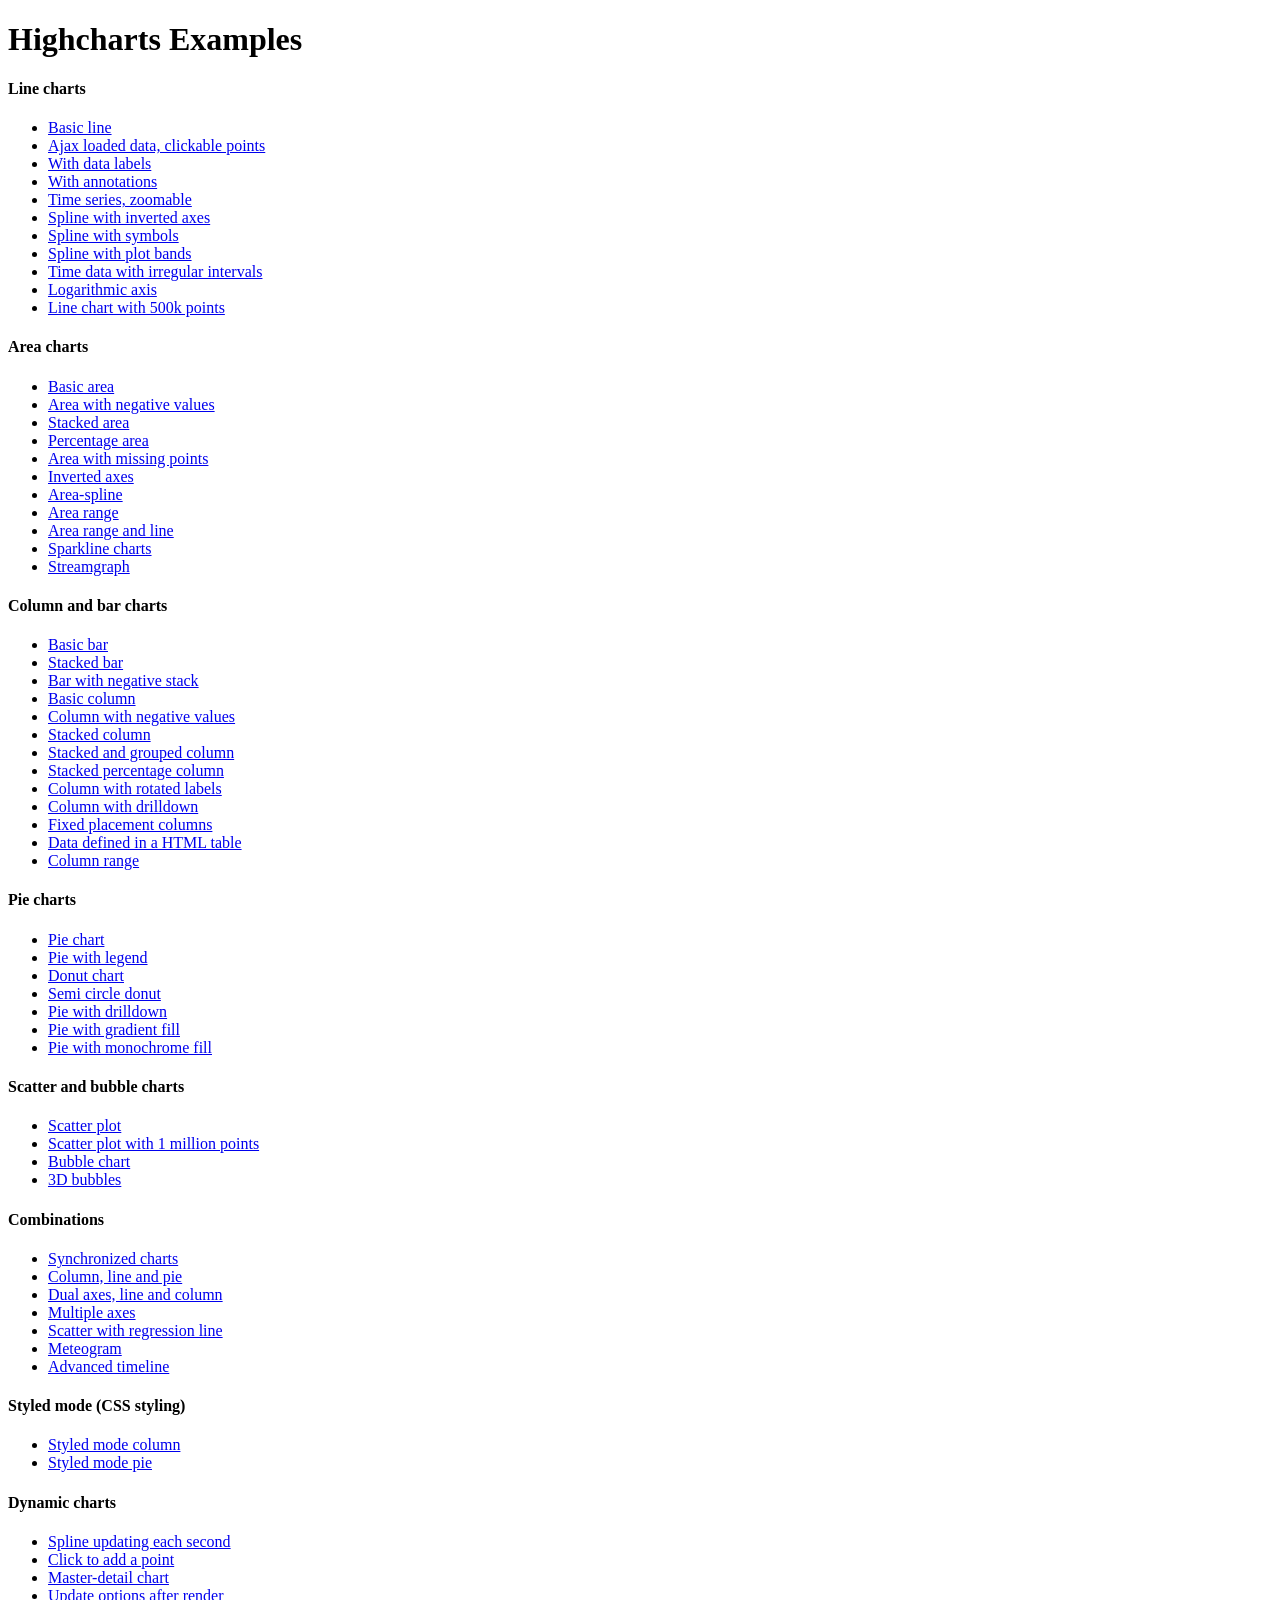
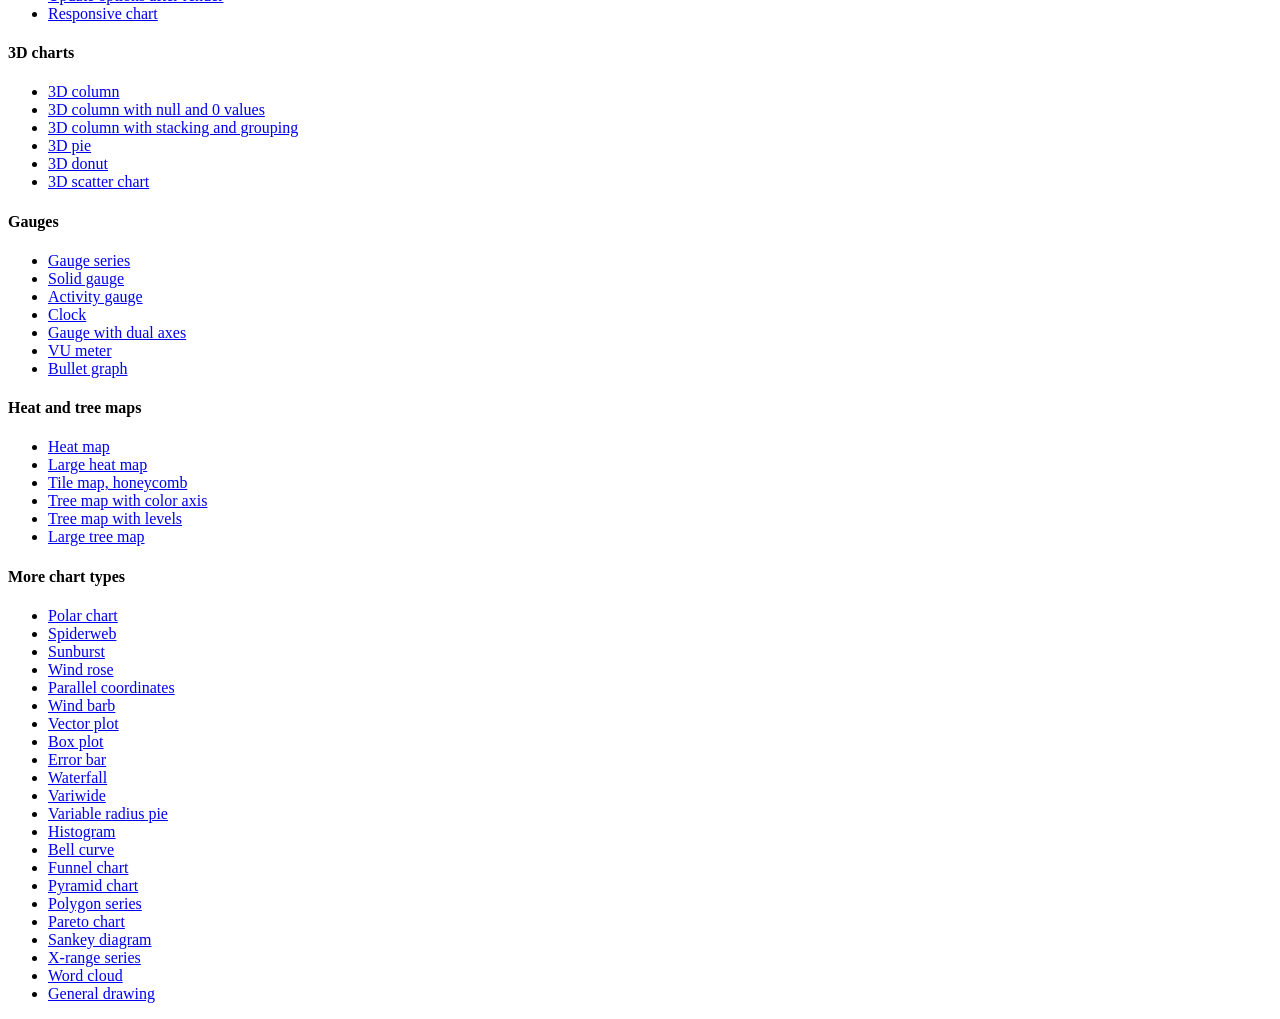
<file: vendor/Highcharts-6.1.0/index.htm>
<!DOCTYPE HTML PUBLIC "-//W3C//DTD HTML 4.01//EN" "http://www.w3.org/TR/html4/strict.dtd">
<html>
	<head>
		<meta http-equiv="Content-Type" content="text/html; charset=utf-8" />
		<meta name="viewport" content="width=device-width, initial-scale=1" />
		<title>Highcharts Examples</title>
		<style type="text/css">
			#container {
				min-width: 310px;
				max-width: 800px;
				height: 400px;
				margin: 0 auto
			}
		</style>
	</head>
	<body>
		<h1>Highcharts Examples</h1>
		<h4>Line charts</h4>
		<ul>
			<li><a href="examples/line-basic/index.htm">Basic line</a></li>
			<li><a href="examples/line-ajax/index.htm">Ajax loaded data, clickable points</a></li>
			<li><a href="examples/line-labels/index.htm">With data labels</a></li>
			<li><a href="examples/annotations/index.htm">With annotations</a></li>
			<li><a href="examples/line-time-series/index.htm">Time series, zoomable</a></li>
			<li><a href="examples/spline-inverted/index.htm">Spline with inverted axes</a></li>
			<li><a href="examples/spline-symbols/index.htm">Spline with symbols</a></li>
			<li><a href="examples/spline-plot-bands/index.htm">Spline with plot bands</a></li>
			<li><a href="examples/spline-irregular-time/index.htm">Time data with irregular intervals</a></li>
			<li><a href="examples/line-log-axis/index.htm">Logarithmic axis</a></li>
			<li><a href="examples/line-boost/index.htm">Line chart with 500k points</a></li>
		</ul>
		<h4>Area charts</h4>
		<ul>
			<li><a href="examples/area-basic/index.htm">Basic area</a></li>
			<li><a href="examples/area-negative/index.htm">Area with negative values</a></li>
			<li><a href="examples/area-stacked/index.htm">Stacked area</a></li>
			<li><a href="examples/area-stacked-percent/index.htm">Percentage area</a></li>
			<li><a href="examples/area-missing/index.htm">Area with missing points</a></li>
			<li><a href="examples/area-inverted/index.htm">Inverted axes</a></li>
			<li><a href="examples/areaspline/index.htm">Area-spline</a></li>
			<li><a href="examples/arearange/index.htm">Area range</a></li>
			<li><a href="examples/arearange-line/index.htm">Area range and line</a></li>
			<li><a href="examples/sparkline/index.htm">Sparkline charts</a></li>
			<li><a href="examples/streamgraph/index.htm">Streamgraph</a></li>
		</ul>
		<h4>Column and bar charts</h4>
		<ul>
			<li><a href="examples/bar-basic/index.htm">Basic bar</a></li>
			<li><a href="examples/bar-stacked/index.htm">Stacked bar</a></li>
			<li><a href="examples/bar-negative-stack/index.htm">Bar with negative stack</a></li>
			<li><a href="examples/column-basic/index.htm">Basic column</a></li>
			<li><a href="examples/column-negative/index.htm">Column with negative values</a></li>
			<li><a href="examples/column-stacked/index.htm">Stacked column</a></li>
			<li><a href="examples/column-stacked-and-grouped/index.htm">Stacked and grouped column</a></li>
			<li><a href="examples/column-stacked-percent/index.htm">Stacked percentage column</a></li>
			<li><a href="examples/column-rotated-labels/index.htm">Column with rotated labels</a></li>
			<li><a href="examples/column-drilldown/index.htm">Column with drilldown</a></li>
			<li><a href="examples/column-placement/index.htm">Fixed placement columns</a></li>
			<li><a href="examples/column-parsed/index.htm">Data defined in a HTML table</a></li>
			<li><a href="examples/columnrange/index.htm">Column range</a></li>
		</ul>
		<h4>Pie charts</h4>
		<ul>
			<li><a href="examples/pie-basic/index.htm">Pie chart</a></li>
			<li><a href="examples/pie-legend/index.htm">Pie with legend</a></li>
			<li><a href="examples/pie-donut/index.htm">Donut chart</a></li>
			<li><a href="examples/pie-semi-circle/index.htm">Semi circle donut</a></li>
			<li><a href="examples/pie-drilldown/index.htm">Pie with drilldown</a></li>
			<li><a href="examples/pie-gradient/index.htm">Pie with gradient fill</a></li>
			<li><a href="examples/pie-monochrome/index.htm">Pie with monochrome fill</a></li>
		</ul>
		<h4>Scatter and bubble charts</h4>
		<ul>
			<li><a href="examples/scatter/index.htm">Scatter plot</a></li>
			<li><a href="examples/scatter-boost/index.htm">Scatter plot with 1 million points</a></li>
			<li><a href="examples/bubble/index.htm">Bubble chart</a></li>
			<li><a href="examples/bubble-3d/index.htm">3D bubbles</a></li>
		</ul>
		<h4>Combinations</h4>
		<ul>
			<li><a href="examples/synchronized-charts/index.htm">Synchronized charts</a></li>
			<li><a href="examples/combo/index.htm">Column, line and pie</a></li>
			<li><a href="examples/combo-dual-axes/index.htm">Dual axes, line and column</a></li>
			<li><a href="examples/combo-multi-axes/index.htm">Multiple axes</a></li>
			<li><a href="examples/combo-regression/index.htm">Scatter with regression line</a></li>
			<li><a href="examples/combo-meteogram/index.htm">Meteogram</a></li>
			<li><a href="examples/combo-timeline/index.htm">Advanced timeline</a></li>
		</ul>
		<h4>Styled mode (CSS styling)</h4>
		<ul>
			<li><a href="examples/styled-mode-column/index.htm">Styled mode column</a></li>
			<li><a href="examples/styled-mode-pie/index.htm">Styled mode pie</a></li>
		</ul>
		<h4>Dynamic charts</h4>
		<ul>
			<li><a href="examples/dynamic-update/index.htm">Spline updating each second</a></li>
			<li><a href="examples/dynamic-click-to-add/index.htm">Click to add a point</a></li>
			<li><a href="examples/dynamic-master-detail/index.htm">Master-detail chart</a></li>
			<li><a href="examples/chart-update/index.htm">Update options after render</a></li>
			<li><a href="examples/responsive/index.htm">Responsive chart</a></li>
		</ul>
		<h4>3D charts</h4>
		<ul>
			<li><a href="examples/3d-column-interactive/index.htm">3D column</a></li>
			<li><a href="examples/3d-column-null-values/index.htm">3D column with null and 0 values</a></li>
			<li><a href="examples/3d-column-stacking-grouping/index.htm">3D column with stacking and grouping</a></li>
			<li><a href="examples/3d-pie/index.htm">3D pie</a></li>
			<li><a href="examples/3d-pie-donut/index.htm">3D donut</a></li>
			<li><a href="examples/3d-scatter-draggable/index.htm">3D scatter chart</a></li>
		</ul>
		<h4>Gauges</h4>
		<ul>
			<li><a href="examples/gauge-speedometer/index.htm">Gauge series</a></li>
			<li><a href="examples/gauge-solid/index.htm">Solid gauge</a></li>
			<li><a href="examples/gauge-activity/index.htm">Activity gauge</a></li>
			<li><a href="examples/gauge-clock/index.htm">Clock</a></li>
			<li><a href="examples/gauge-dual/index.htm">Gauge with dual axes</a></li>
			<li><a href="examples/gauge-vu-meter/index.htm">VU meter</a></li>
			<li><a href="examples/bullet-graph/index.htm">Bullet graph</a></li>
		</ul>
		<h4>Heat and tree maps</h4>
		<ul>
			<li><a href="examples/heatmap/index.htm">Heat map</a></li>
			<li><a href="examples/heatmap-canvas/index.htm">Large heat map</a></li>
			<li><a href="examples/honeycomb-usa/index.htm">Tile map, honeycomb</a></li>
			<li><a href="examples/treemap-coloraxis/index.htm">Tree map with color axis</a></li>
			<li><a href="examples/treemap-with-levels/index.htm">Tree map with levels</a></li>
			<li><a href="examples/treemap-large-dataset/index.htm">Large tree map</a></li>
		</ul>
		<h4>More chart types</h4>
		<ul>
			<li><a href="examples/polar/index.htm">Polar chart</a></li>
			<li><a href="examples/polar-spider/index.htm">Spiderweb</a></li>
			<li><a href="examples/sunburst/index.htm">Sunburst</a></li>
			<li><a href="examples/polar-wind-rose/index.htm">Wind rose</a></li>
			<li><a href="examples/parallel-coordinates/index.htm">Parallel coordinates</a></li>
			<li><a href="examples/windbarb-series/index.htm">Wind barb</a></li>
			<li><a href="examples/vector-plot/index.htm">Vector plot</a></li>
			<li><a href="examples/box-plot/index.htm">Box plot</a></li>
			<li><a href="examples/error-bar/index.htm">Error bar</a></li>
			<li><a href="examples/waterfall/index.htm">Waterfall</a></li>
			<li><a href="examples/variwide/index.htm">Variwide</a></li>
			<li><a href="examples/variable-radius-pie/index.htm">Variable radius pie</a></li>
			<li><a href="examples/histogram/index.htm">Histogram</a></li>
			<li><a href="examples/bellcurve/index.htm">Bell curve</a></li>
			<li><a href="examples/funnel/index.htm">Funnel chart</a></li>
			<li><a href="examples/pyramid/index.htm">Pyramid chart</a></li>
			<li><a href="examples/polygon/index.htm">Polygon series</a></li>
			<li><a href="examples/pareto/index.htm">Pareto chart</a></li>
			<li><a href="examples/sankey-diagram/index.htm">Sankey diagram</a></li>
			<li><a href="examples/x-range/index.htm">X-range series</a></li>
			<li><a href="examples/wordcloud/index.htm">Word cloud</a></li>
			<li><a href="examples/renderer/index.htm">General drawing</a></li>
		</ul>
	</body>
</html>
</file>
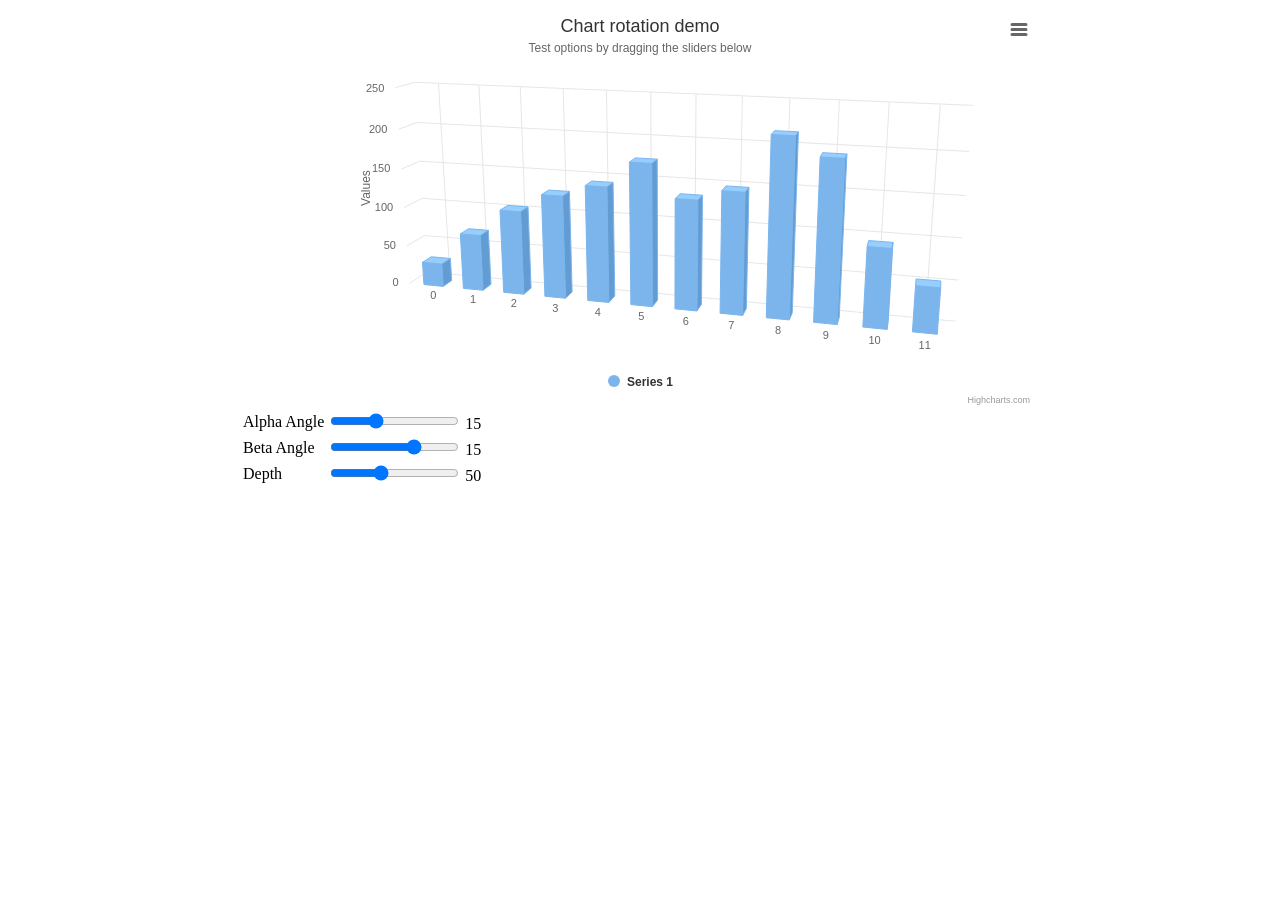
<file: vendor/Highcharts-6.1.0/examples/3d-column-interactive/index.htm>
<!DOCTYPE HTML>
<html>
	<head>
		<meta http-equiv="Content-Type" content="text/html; charset=utf-8">
		<meta name="viewport" content="width=device-width, initial-scale=1">
		<title>Highcharts Example</title>

		<style type="text/css">
#container, #sliders {
    min-width: 310px; 
    max-width: 800px;
    margin: 0 auto;
}
#container {
    height: 400px; 
}
		</style>
	</head>
	<body>
<script src="https://code.jquery.com/jquery-3.1.1.min.js"></script>
<script src="../../code/highcharts.js"></script>
<script src="../../code/highcharts-3d.js"></script>
<script src="../../code/modules/exporting.js"></script>
<script src="../../code/modules/export-data.js"></script>

<div id="container"></div>
<div id="sliders">
    <table>
        <tr>
        	<td>Alpha Angle</td>
        	<td><input id="alpha" type="range" min="0" max="45" value="15"/> <span id="alpha-value" class="value"></span></td>
        </tr>
        <tr>
        	<td>Beta Angle</td>
        	<td><input id="beta" type="range" min="-45" max="45" value="15"/> <span id="beta-value" class="value"></span></td>
        </tr>
        <tr>
        	<td>Depth</td>
        	<td><input id="depth" type="range" min="20" max="100" value="50"/> <span id="depth-value" class="value"></span></td>
        </tr>
    </table>
</div>


		<script type="text/javascript">

// Set up the chart
var chart = new Highcharts.Chart({
    chart: {
        renderTo: 'container',
        type: 'column',
        options3d: {
            enabled: true,
            alpha: 15,
            beta: 15,
            depth: 50,
            viewDistance: 25
        }
    },
    title: {
        text: 'Chart rotation demo'
    },
    subtitle: {
        text: 'Test options by dragging the sliders below'
    },
    plotOptions: {
        column: {
            depth: 25
        }
    },
    series: [{
        data: [29.9, 71.5, 106.4, 129.2, 144.0, 176.0, 135.6, 148.5, 216.4, 194.1, 95.6, 54.4]
    }]
});

function showValues() {
    $('#alpha-value').html(chart.options.chart.options3d.alpha);
    $('#beta-value').html(chart.options.chart.options3d.beta);
    $('#depth-value').html(chart.options.chart.options3d.depth);
}

// Activate the sliders
$('#sliders input').on('input change', function () {
    chart.options.chart.options3d[this.id] = parseFloat(this.value);
    showValues();
    chart.redraw(false);
});

showValues();
		</script>
	</body>
</html>
</file>
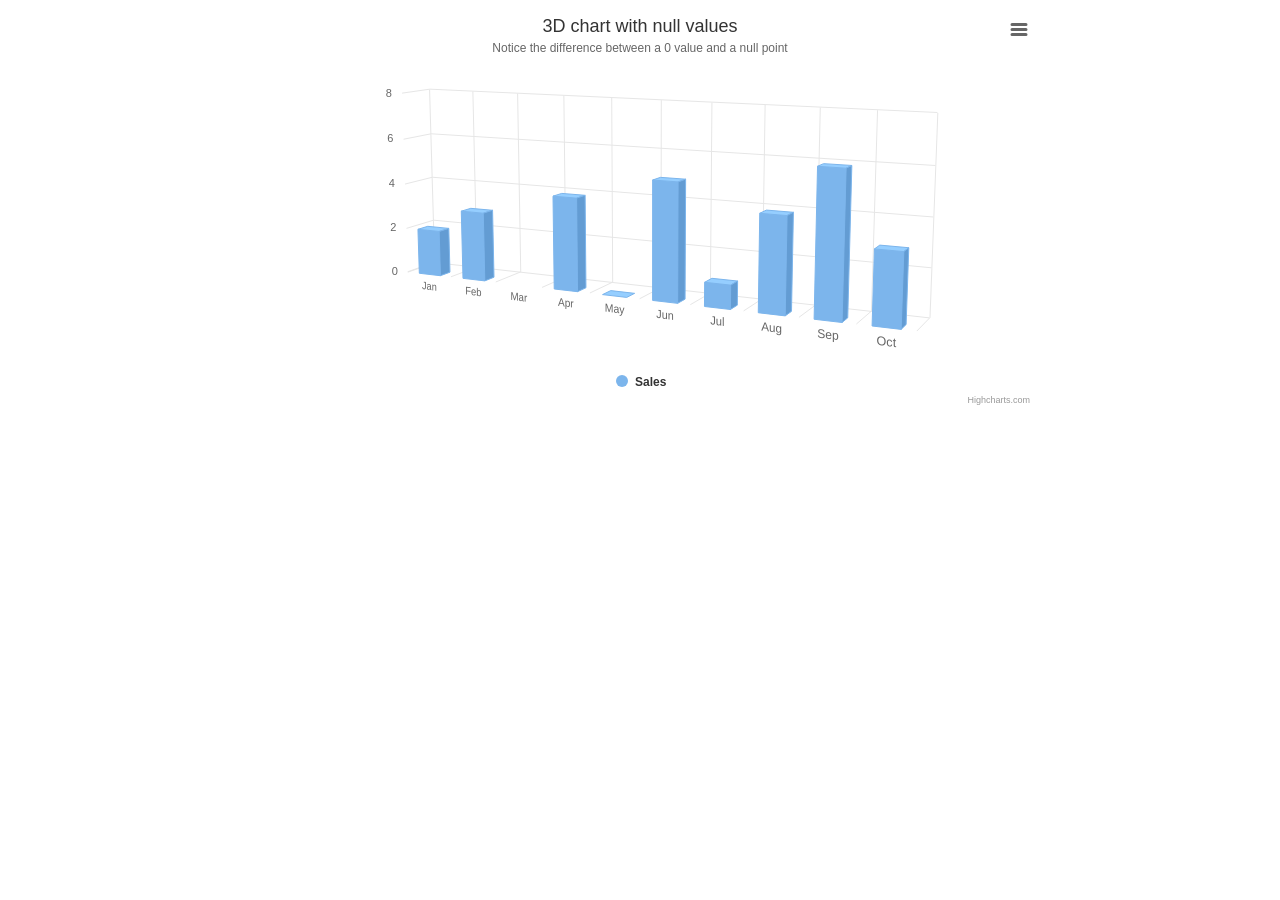
<file: vendor/Highcharts-6.1.0/examples/3d-column-null-values/index.htm>
<!DOCTYPE HTML>
<html>
	<head>
		<meta http-equiv="Content-Type" content="text/html; charset=utf-8">
		<meta name="viewport" content="width=device-width, initial-scale=1">
		<title>Highcharts Example</title>

		<style type="text/css">
#container {
    height: 400px; 
    min-width: 310px; 
    max-width: 800px;
    margin: 0 auto;
}
		</style>
	</head>
	<body>

<script src="../../code/highcharts.js"></script>
<script src="../../code/highcharts-3d.js"></script>
<script src="../../code/modules/exporting.js"></script>
<script src="../../code/modules/export-data.js"></script>

<div id="container" style="height: 400px"></div>


		<script type="text/javascript">

Highcharts.chart('container', {
    chart: {
        type: 'column',
        options3d: {
            enabled: true,
            alpha: 10,
            beta: 25,
            depth: 70
        }
    },
    title: {
        text: '3D chart with null values'
    },
    subtitle: {
        text: 'Notice the difference between a 0 value and a null point'
    },
    plotOptions: {
        column: {
            depth: 25
        }
    },
    xAxis: {
        categories: Highcharts.getOptions().lang.shortMonths,
        labels: {
            skew3d: true,
            style: {
                fontSize: '16px'
            }
        }
    },
    yAxis: {
        title: {
            text: null
        }
    },
    series: [{
        name: 'Sales',
        data: [2, 3, null, 4, 0, 5, 1, 4, 6, 3]
    }]
});
		</script>
	</body>
</html>
</file>
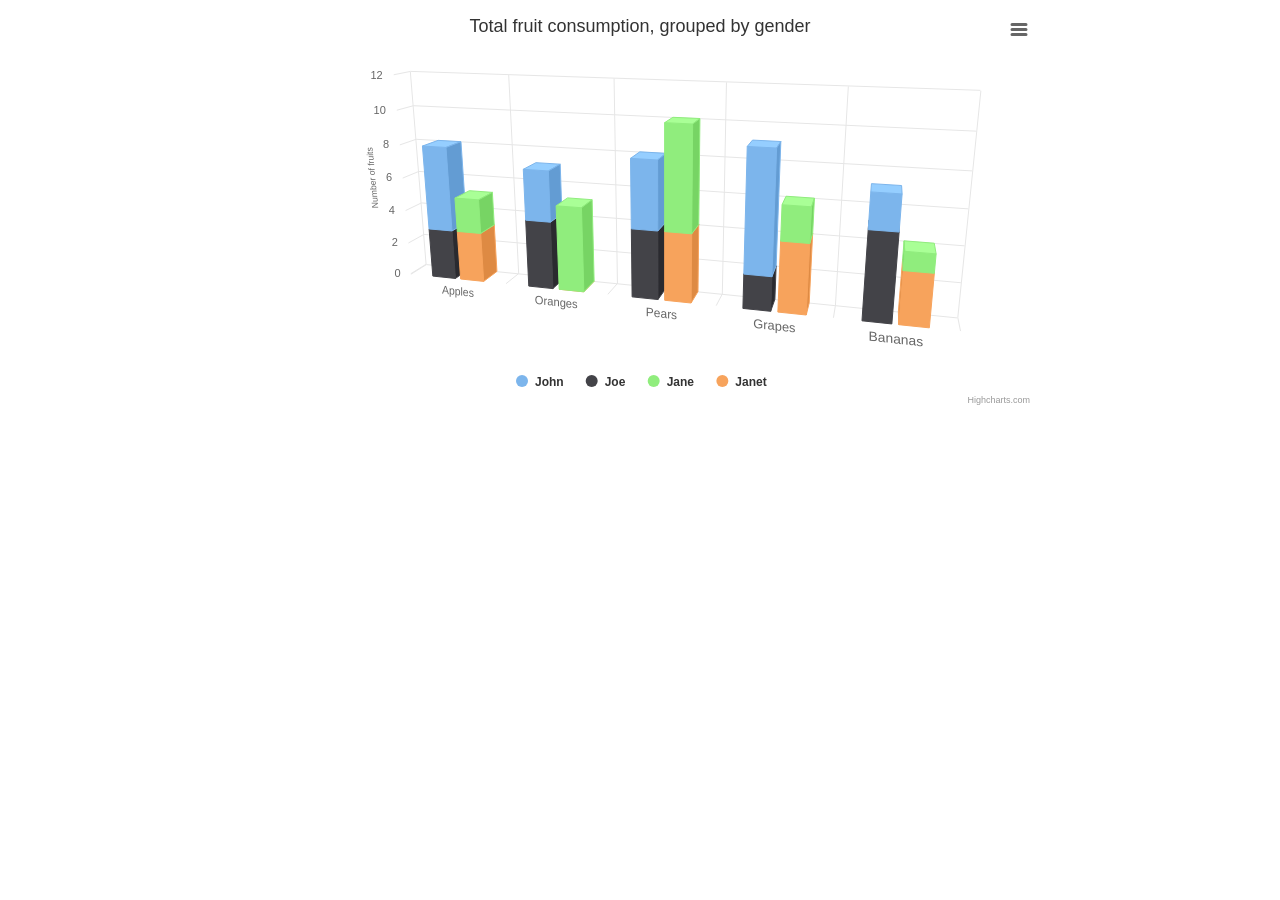
<file: vendor/Highcharts-6.1.0/examples/3d-column-stacking-grouping/index.htm>
<!DOCTYPE HTML>
<html>
	<head>
		<meta http-equiv="Content-Type" content="text/html; charset=utf-8">
		<meta name="viewport" content="width=device-width, initial-scale=1">
		<title>Highcharts Example</title>

		<style type="text/css">
#container {
    height: 400px; 
    min-width: 310px; 
    max-width: 800px;
    margin: 0 auto;
}
		</style>
	</head>
	<body>

<script src="../../code/highcharts.js"></script>
<script src="../../code/highcharts-3d.js"></script>
<script src="../../code/modules/exporting.js"></script>
<script src="../../code/modules/export-data.js"></script>

<div id="container" style="height: 400px"></div>


		<script type="text/javascript">

Highcharts.chart('container', {
    chart: {
        type: 'column',
        options3d: {
            enabled: true,
            alpha: 15,
            beta: 15,
            viewDistance: 25,
            depth: 40
        }
    },

    title: {
        text: 'Total fruit consumption, grouped by gender'
    },

    xAxis: {
        categories: ['Apples', 'Oranges', 'Pears', 'Grapes', 'Bananas'],
        labels: {
            skew3d: true,
            style: {
                fontSize: '16px'
            }
        }
    },

    yAxis: {
        allowDecimals: false,
        min: 0,
        title: {
            text: 'Number of fruits',
            skew3d: true
        }
    },

    tooltip: {
        headerFormat: '<b>{point.key}</b><br>',
        pointFormat: '<span style="color:{series.color}">\u25CF</span> {series.name}: {point.y} / {point.stackTotal}'
    },

    plotOptions: {
        column: {
            stacking: 'normal',
            depth: 40
        }
    },

    series: [{
        name: 'John',
        data: [5, 3, 4, 7, 2],
        stack: 'male'
    }, {
        name: 'Joe',
        data: [3, 4, 4, 2, 5],
        stack: 'male'
    }, {
        name: 'Jane',
        data: [2, 5, 6, 2, 1],
        stack: 'female'
    }, {
        name: 'Janet',
        data: [3, 0, 4, 4, 3],
        stack: 'female'
    }]
});


		</script>
	</body>
</html>
</file>
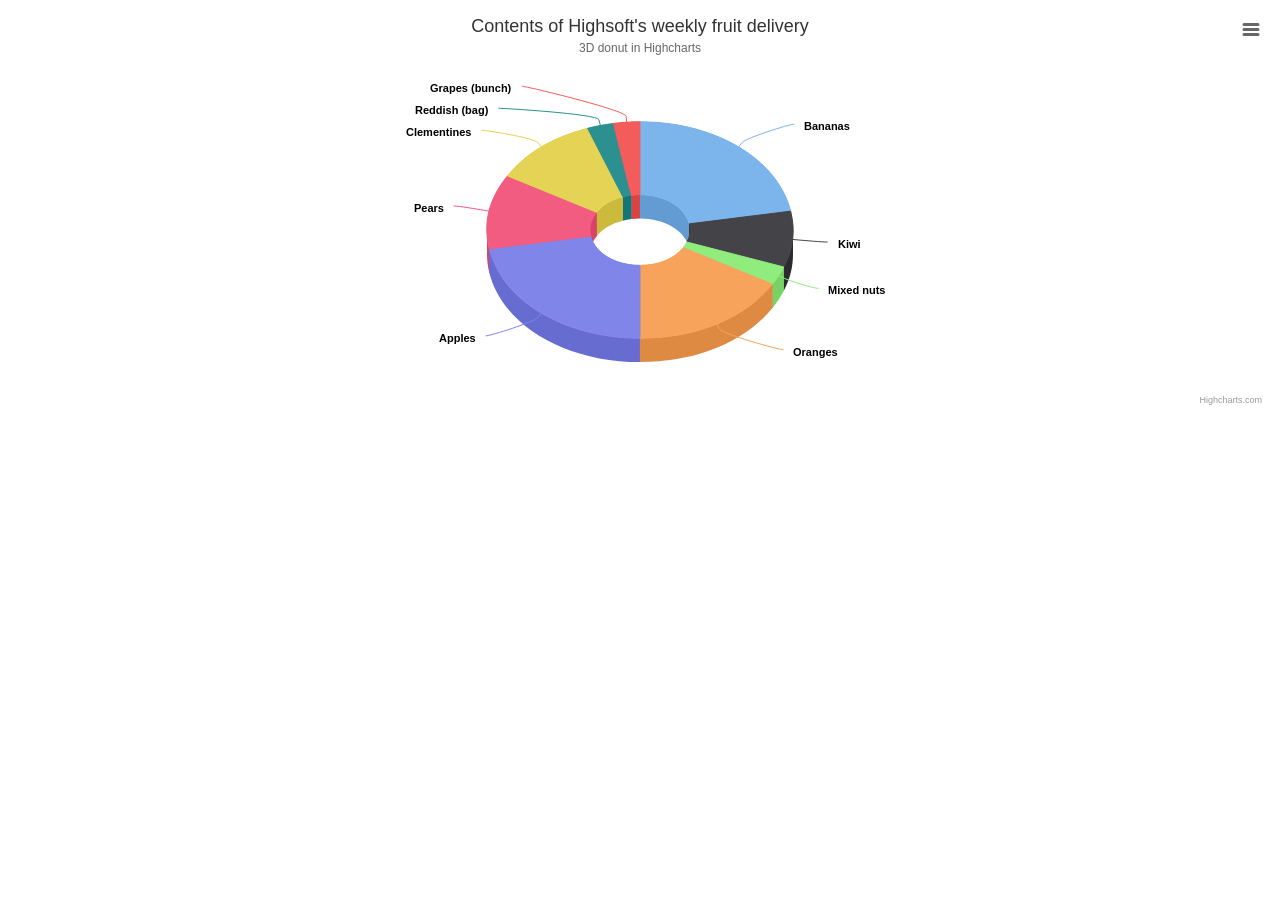
<file: vendor/Highcharts-6.1.0/examples/3d-pie-donut/index.htm>
<!DOCTYPE HTML>
<html>
	<head>
		<meta http-equiv="Content-Type" content="text/html; charset=utf-8">
		<meta name="viewport" content="width=device-width, initial-scale=1">
		<title>Highcharts Example</title>

		<style type="text/css">

		</style>
	</head>
	<body>

<script src="../../code/highcharts.js"></script>
<script src="../../code/highcharts-3d.js"></script>
<script src="../../code/modules/exporting.js"></script>
<script src="../../code/modules/export-data.js"></script>

<div id="container" style="height: 400px"></div>


		<script type="text/javascript">

Highcharts.chart('container', {
    chart: {
        type: 'pie',
        options3d: {
            enabled: true,
            alpha: 45
        }
    },
    title: {
        text: 'Contents of Highsoft\'s weekly fruit delivery'
    },
    subtitle: {
        text: '3D donut in Highcharts'
    },
    plotOptions: {
        pie: {
            innerSize: 100,
            depth: 45
        }
    },
    series: [{
        name: 'Delivered amount',
        data: [
            ['Bananas', 8],
            ['Kiwi', 3],
            ['Mixed nuts', 1],
            ['Oranges', 6],
            ['Apples', 8],
            ['Pears', 4],
            ['Clementines', 4],
            ['Reddish (bag)', 1],
            ['Grapes (bunch)', 1]
        ]
    }]
});
		</script>
	</body>
</html>
</file>
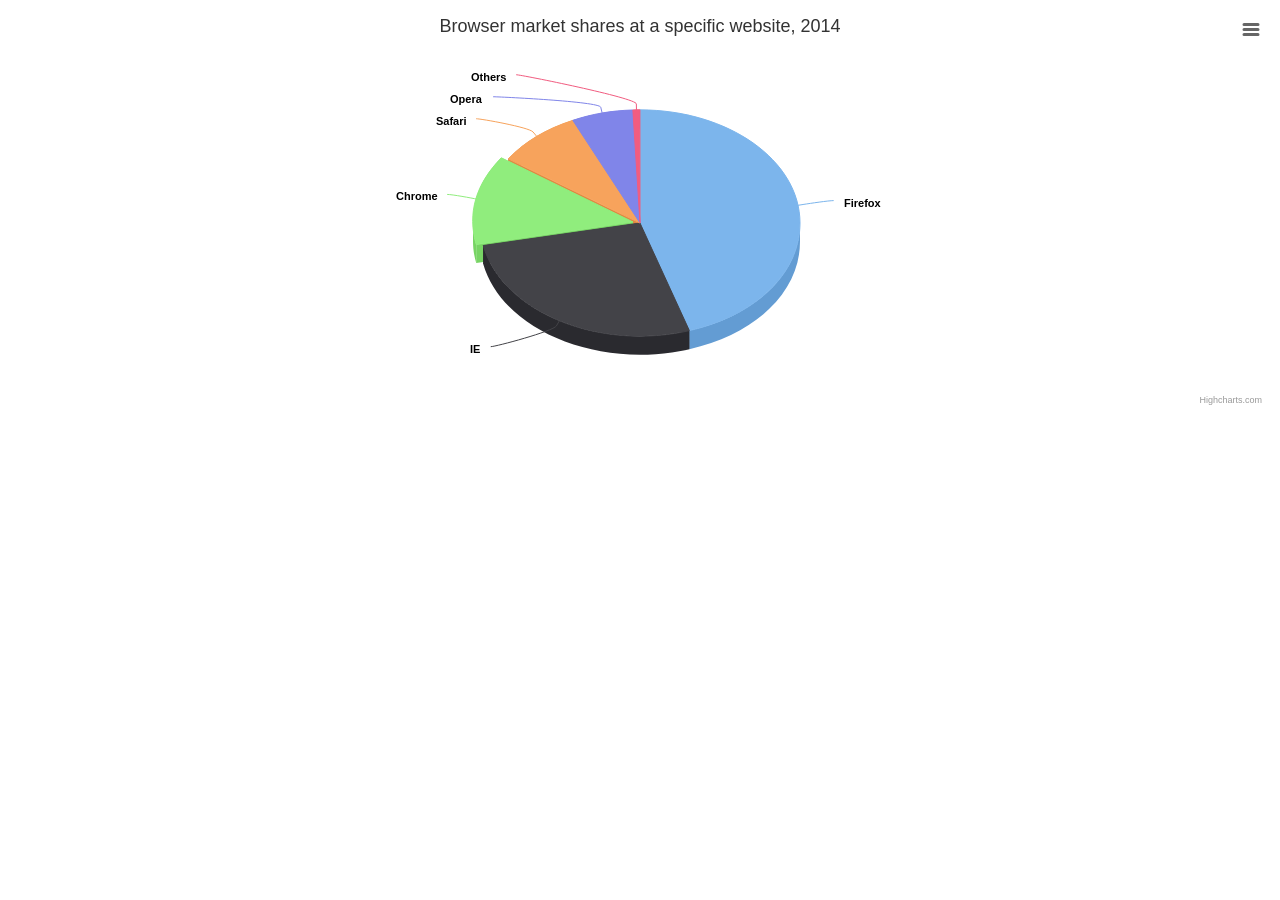
<file: vendor/Highcharts-6.1.0/examples/3d-pie/index.htm>
<!DOCTYPE HTML>
<html>
	<head>
		<meta http-equiv="Content-Type" content="text/html; charset=utf-8">
		<meta name="viewport" content="width=device-width, initial-scale=1">
		<title>Highcharts Example</title>

		<style type="text/css">

		</style>
	</head>
	<body>

<script src="../../code/highcharts.js"></script>
<script src="../../code/highcharts-3d.js"></script>
<script src="../../code/modules/exporting.js"></script>
<script src="../../code/modules/export-data.js"></script>

<div id="container" style="height: 400px"></div>


		<script type="text/javascript">

Highcharts.chart('container', {
    chart: {
        type: 'pie',
        options3d: {
            enabled: true,
            alpha: 45,
            beta: 0
        }
    },
    title: {
        text: 'Browser market shares at a specific website, 2014'
    },
    tooltip: {
        pointFormat: '{series.name}: <b>{point.percentage:.1f}%</b>'
    },
    plotOptions: {
        pie: {
            allowPointSelect: true,
            cursor: 'pointer',
            depth: 35,
            dataLabels: {
                enabled: true,
                format: '{point.name}'
            }
        }
    },
    series: [{
        type: 'pie',
        name: 'Browser share',
        data: [
            ['Firefox', 45.0],
            ['IE', 26.8],
            {
                name: 'Chrome',
                y: 12.8,
                sliced: true,
                selected: true
            },
            ['Safari', 8.5],
            ['Opera', 6.2],
            ['Others', 0.7]
        ]
    }]
});
		</script>
	</body>
</html>
</file>
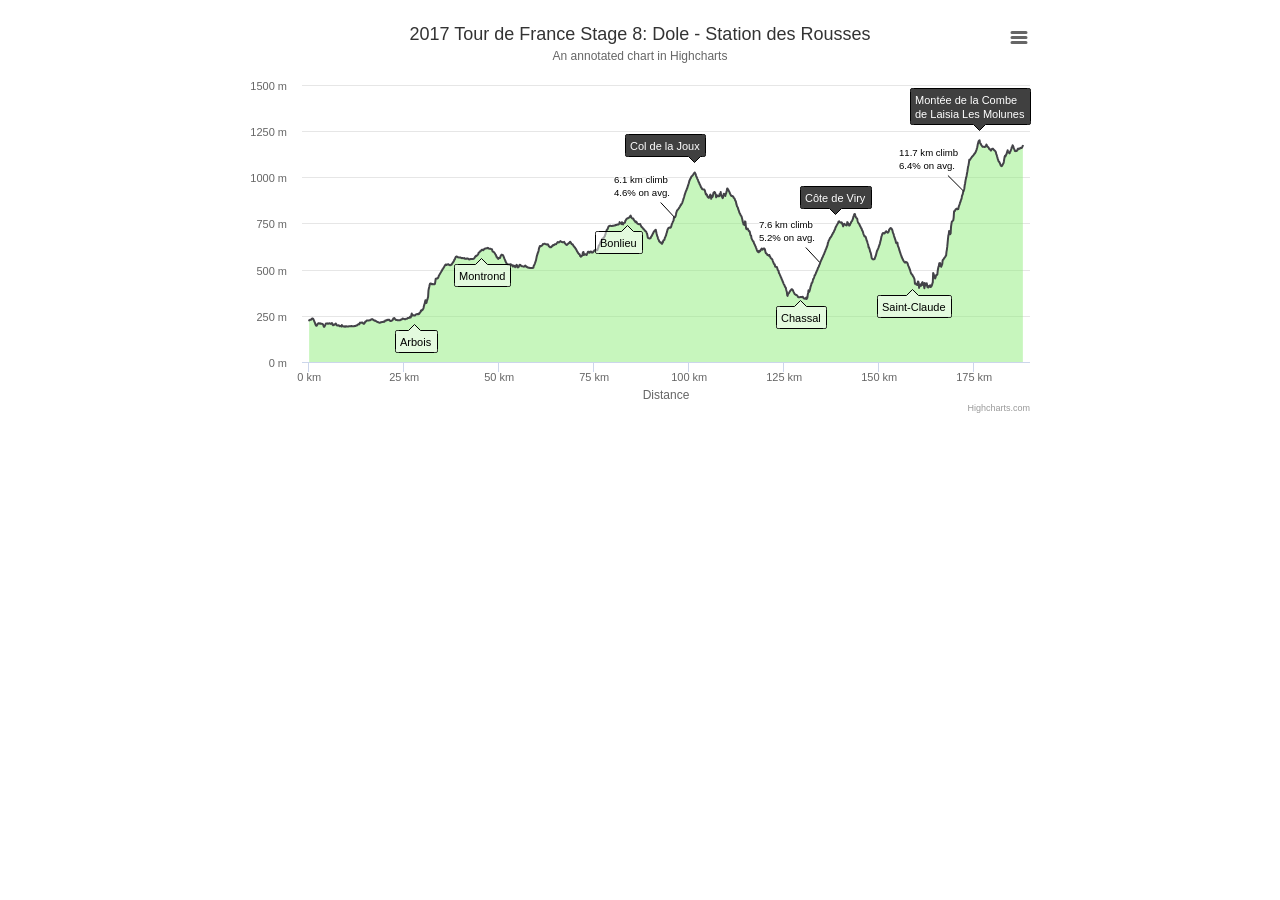
<file: vendor/Highcharts-6.1.0/examples/annotations/index.htm>
<!DOCTYPE HTML>
<html>
	<head>
		<meta http-equiv="Content-Type" content="text/html; charset=utf-8">
		<meta name="viewport" content="width=device-width, initial-scale=1">
		<title>Highcharts Example</title>

		<style type="text/css">
#container {
    max-width: 800px;
    min-width: 380px;
    height: 400px;
    margin: 1em auto;
}
		</style>
	</head>
	<body>
<script src="../../code/highcharts.js"></script>
<script src="../../code/modules/annotations.js"></script>
<script src="../../code/modules/exporting.js"></script>
<script src="../../code/modules/export-data.js"></script>

<div id="container" style="height: 400px; min-width: 380px"></div>




		<script type="text/javascript">
// Data generated from http://www.bikeforums.net/professional-cycling-fans/1113087-2017-tour-de-france-gpx-tcx-files.html
var elevationData = [
    [0.0, 225],
    [0.1, 226],
    [0.2, 228],
    [0.3, 228],
    [0.4, 229],
    [0.5, 229],
    [0.6, 230],
    [0.7, 234],
    [0.8, 235],
    [0.9, 236],
    [1.0, 235],
    [1.1, 232],
    [1.2, 228],
    [1.3, 223],
    [1.4, 218],
    [1.5, 214],
    [1.6, 207],
    [1.7, 202],
    [1.8, 198],
    [1.9, 196],
    [2.0, 197],
    [2.1, 200],
    [2.2, 205],
    [2.3, 206],
    [2.4, 210],
    [2.5, 210],
    [2.6, 210],
    [2.7, 209],
    [2.8, 208],
    [2.9, 207],
    [3.0, 209],
    [3.1, 208],
    [3.2, 207],
    [3.3, 207],
    [3.4, 206],
    [3.5, 206],
    [3.6, 205],
    [3.7, 201],
    [3.8, 195],
    [3.9, 191],
    [4.0, 191],
    [4.1, 195],
    [4.2, 199],
    [4.3, 203],
    [4.4, 208],
    [4.5, 208],
    [4.6, 208],
    [4.7, 208],
    [4.8, 209],
    [4.9, 207],
    [5.0, 207],
    [5.1, 208],
    [5.2, 209],
    [5.3, 208],
    [5.4, 210],
    [5.5, 209],
    [5.6, 209],
    [5.7, 206],
    [5.8, 207],
    [5.9, 209],
    [6.0, 211],
    [6.1, 206],
    [6.2, 201],
    [6.3, 199],
    [6.4, 200],
    [6.5, 202],
    [6.6, 203],
    [6.7, 202],
    [6.8, 204],
    [6.9, 206],
    [7.0, 208],
    [7.1, 205],
    [7.2, 202],
    [7.3, 198],
    [7.4, 198],
    [7.5, 198],
    [7.6, 198],
    [7.7, 198],
    [7.8, 199],
    [7.9, 197],
    [8.0, 194],
    [8.1, 194],
    [8.2, 195],
    [8.3, 195],
    [8.4, 196],
    [8.5, 192],
    [8.6, 200],
    [8.7, 197],
    [8.8, 194],
    [8.9, 194],
    [9.0, 193],
    [9.1, 192],
    [9.2, 192],
    [9.3, 193],
    [9.4, 191],
    [9.5, 191],
    [9.6, 193],
    [9.7, 193],
    [9.8, 194],
    [9.9, 192],
    [10.0, 192],
    [10.1, 192],
    [10.2, 192],
    [10.3, 192],
    [10.4, 193],
    [10.5, 193],
    [10.6, 193],
    [10.7, 193],
    [10.8, 194],
    [10.9, 194],
    [11.0, 194],
    [11.1, 195],
    [11.2, 194],
    [11.3, 194],
    [11.4, 194],
    [11.5, 194],
    [11.6, 193],
    [11.7, 194],
    [11.8, 194],
    [11.9, 194],
    [12.0, 195],
    [12.1, 195],
    [12.2, 195],
    [12.3, 197],
    [12.4, 197],
    [12.5, 197],
    [12.6, 198],
    [12.7, 201],
    [12.8, 202],
    [12.9, 203],
    [13.0, 205],
    [13.1, 205],
    [13.2, 204],
    [13.3, 210],
    [13.4, 213],
    [13.5, 212],
    [13.6, 213],
    [13.7, 213],
    [13.8, 213],
    [13.9, 214],
    [14.0, 214],
    [14.1, 212],
    [14.2, 209],
    [14.3, 207],
    [14.4, 207],
    [14.5, 208],
    [14.6, 211],
    [14.7, 215],
    [14.8, 219],
    [14.9, 219],
    [15.0, 221],
    [15.1, 224],
    [15.2, 224],
    [15.3, 225],
    [15.4, 225],
    [15.5, 225],
    [15.6, 225],
    [15.7, 225],
    [15.8, 225],
    [15.9, 226],
    [16.0, 226],
    [16.1, 227],
    [16.2, 227],
    [16.3, 230],
    [16.4, 231],
    [16.5, 231],
    [16.6, 232],
    [16.7, 230],
    [16.8, 229],
    [16.9, 228],
    [17.0, 226],
    [17.1, 226],
    [17.2, 224],
    [17.3, 223],
    [17.4, 224],
    [17.5, 223],
    [17.6, 221],
    [17.7, 220],
    [17.8, 218],
    [17.9, 217],
    [18.0, 216],
    [18.1, 216],
    [18.2, 215],
    [18.3, 214],
    [18.4, 213],
    [18.5, 212],
    [18.6, 212],
    [18.7, 213],
    [18.8, 214],
    [18.9, 215],
    [19.0, 215],
    [19.1, 216],
    [19.2, 217],
    [19.3, 216],
    [19.4, 216],
    [19.5, 217],
    [19.6, 219],
    [19.7, 218],
    [19.8, 218],
    [19.9, 220],
    [20.0, 224],
    [20.1, 224],
    [20.2, 225],
    [20.3, 224],
    [20.4, 225],
    [20.5, 228],
    [20.6, 228],
    [20.7, 227],
    [20.8, 228],
    [20.9, 228],
    [21.0, 228],
    [21.1, 229],
    [21.2, 225],
    [21.3, 223],
    [21.4, 222],
    [21.5, 222],
    [21.6, 223],
    [21.7, 224],
    [21.8, 224],
    [21.9, 226],
    [22.0, 228],
    [22.1, 233],
    [22.2, 237],
    [22.3, 237],
    [22.4, 238],
    [22.5, 236],
    [22.6, 232],
    [22.7, 232],
    [22.8, 228],
    [22.9, 227],
    [23.0, 227],
    [23.1, 227],
    [23.2, 227],
    [23.3, 226],
    [23.4, 226],
    [23.5, 226],
    [23.6, 226],
    [23.7, 226],
    [23.8, 226],
    [23.9, 226],
    [24.0, 228],
    [24.1, 228],
    [24.2, 229],
    [24.3, 230],
    [24.4, 230],
    [24.5, 233],
    [24.6, 235],
    [24.7, 234],
    [24.8, 234],
    [24.9, 233],
    [25.0, 233],
    [25.1, 232],
    [25.2, 232],
    [25.3, 232],
    [25.4, 232],
    [25.5, 234],
    [25.6, 234],
    [25.7, 234],
    [25.8, 234],
    [25.9, 237],
    [26.0, 238],
    [26.1, 238],
    [26.2, 238],
    [26.3, 240],
    [26.4, 240],
    [26.5, 244],
    [26.6, 241],
    [26.7, 241],
    [26.8, 245],
    [26.9, 254],
    [27.0, 262],
    [27.1, 255],
    [27.2, 255],
    [27.3, 251],
    [27.4, 252],
    [27.5, 253],
    [27.6, 253],
    [27.7, 251],
    [27.8, 251],
    [27.9, 254],
    [28.0, 255],
    [28.1, 257],
    [28.2, 259],
    [28.3, 259],
    [28.4, 259],
    [28.5, 260],
    [28.6, 258],
    [28.7, 258],
    [28.8, 262],
    [28.9, 260],
    [29.0, 262],
    [29.1, 266],
    [29.2, 268],
    [29.3, 270],
    [29.4, 278],
    [29.5, 276],
    [29.6, 278],
    [29.7, 282],
    [29.8, 281],
    [29.9, 284],
    [30.0, 287],
    [30.1, 292],
    [30.2, 303],
    [30.3, 309],
    [30.4, 317],
    [30.5, 324],
    [30.6, 334],
    [30.7, 334],
    [30.8, 319],
    [30.9, 321],
    [31.0, 333],
    [31.1, 337],
    [31.2, 345],
    [31.3, 352],
    [31.4, 386],
    [31.5, 398],
    [31.6, 406],
    [31.7, 416],
    [31.8, 423],
    [31.9, 425],
    [32.0, 425],
    [32.1, 424],
    [32.2, 423],
    [32.3, 421],
    [32.4, 421],
    [32.5, 422],
    [32.6, 421],
    [32.7, 421],
    [32.8, 421],
    [32.9, 421],
    [33.0, 421],
    [33.1, 423],
    [33.2, 435],
    [33.3, 450],
    [33.4, 451],
    [33.5, 452],
    [33.6, 452],
    [33.7, 452],
    [33.8, 452],
    [33.9, 455],
    [34.0, 459],
    [34.1, 465],
    [34.2, 469],
    [34.3, 473],
    [34.4, 476],
    [34.5, 480],
    [34.6, 483],
    [34.7, 487],
    [34.8, 490],
    [34.9, 494],
    [35.0, 497],
    [35.1, 502],
    [35.2, 504],
    [35.3, 507],
    [35.4, 511],
    [35.5, 514],
    [35.6, 518],
    [35.7, 521],
    [35.8, 524],
    [35.9, 527],
    [36.0, 528],
    [36.1, 525],
    [36.2, 526],
    [36.3, 528],
    [36.4, 528],
    [36.5, 528],
    [36.6, 529],
    [36.7, 528],
    [36.8, 526],
    [36.9, 525],
    [37.0, 524],
    [37.1, 524],
    [37.2, 524],
    [37.3, 525],
    [37.4, 528],
    [37.5, 528],
    [37.6, 532],
    [37.7, 534],
    [37.8, 538],
    [37.9, 540],
    [38.0, 544],
    [38.1, 546],
    [38.2, 554],
    [38.3, 555],
    [38.4, 559],
    [38.5, 566],
    [38.6, 568],
    [38.7, 571],
    [38.8, 571],
    [38.9, 570],
    [39.0, 569],
    [39.1, 567],
    [39.2, 567],
    [39.3, 566],
    [39.4, 566],
    [39.5, 566],
    [39.6, 566],
    [39.7, 566],
    [39.8, 566],
    [39.9, 565],
    [40.0, 563],
    [40.1, 562],
    [40.2, 563],
    [40.3, 563],
    [40.4, 562],
    [40.5, 562],
    [40.6, 562],
    [40.7, 561],
    [40.8, 563],
    [40.9, 561],
    [41.0, 559],
    [41.1, 559],
    [41.2, 559],
    [41.3, 558],
    [41.4, 559],
    [41.5, 560],
    [41.6, 560],
    [41.7, 560],
    [41.8, 559],
    [41.9, 557],
    [42.0, 556],
    [42.1, 555],
    [42.2, 555],
    [42.3, 556],
    [42.4, 557],
    [42.5, 557],
    [42.6, 557],
    [42.7, 557],
    [42.8, 557],
    [42.9, 557],
    [43.0, 557],
    [43.1, 557],
    [43.2, 558],
    [43.3, 559],
    [43.4, 560],
    [43.5, 563],
    [43.6, 566],
    [43.7, 570],
    [43.8, 572],
    [43.9, 575],
    [44.0, 573],
    [44.1, 576],
    [44.2, 577],
    [44.3, 579],
    [44.4, 581],
    [44.5, 584],
    [44.6, 591],
    [44.7, 593],
    [44.8, 594],
    [44.9, 596],
    [45.0, 599],
    [45.1, 601],
    [45.2, 601],
    [45.3, 604],
    [45.4, 607],
    [45.5, 607],
    [45.6, 607],
    [45.7, 607],
    [45.8, 605],
    [45.9, 607],
    [46.0, 609],
    [46.1, 612],
    [46.2, 613],
    [46.3, 614],
    [46.4, 614],
    [46.5, 614],
    [46.6, 616],
    [46.7, 616],
    [46.8, 615],
    [46.9, 615],
    [47.0, 618],
    [47.1, 617],
    [47.2, 615],
    [47.3, 614],
    [47.4, 613],
    [47.5, 613],
    [47.6, 613],
    [47.7, 613],
    [47.8, 612],
    [47.9, 612],
    [48.0, 609],
    [48.1, 610],
    [48.2, 603],
    [48.3, 598],
    [48.4, 598],
    [48.5, 596],
    [48.6, 595],
    [48.7, 593],
    [48.8, 590],
    [48.9, 587],
    [49.0, 583],
    [49.1, 580],
    [49.2, 576],
    [49.3, 569],
    [49.4, 568],
    [49.5, 566],
    [49.6, 560],
    [49.7, 559],
    [49.8, 558],
    [49.9, 562],
    [50.0, 564],
    [50.1, 563],
    [50.2, 563],
    [50.3, 567],
    [50.4, 574],
    [50.5, 577],
    [50.6, 580],
    [50.7, 581],
    [50.8, 579],
    [50.9, 579],
    [51.0, 578],
    [51.1, 574],
    [51.2, 569],
    [51.3, 564],
    [51.4, 558],
    [51.5, 554],
    [51.6, 550],
    [51.7, 543],
    [51.8, 539],
    [51.9, 536],
    [52.0, 532],
    [52.1, 530],
    [52.2, 529],
    [52.3, 528],
    [52.4, 528],
    [52.5, 528],
    [52.6, 528],
    [52.7, 527],
    [52.8, 527],
    [52.9, 528],
    [53.0, 529],
    [53.1, 528],
    [53.2, 526],
    [53.3, 526],
    [53.4, 524],
    [53.5, 519],
    [53.6, 517],
    [53.7, 517],
    [53.8, 522],
    [53.9, 521],
    [54.0, 520],
    [54.1, 518],
    [54.2, 513],
    [54.3, 518],
    [54.4, 520],
    [54.5, 523],
    [54.6, 526],
    [54.7, 522],
    [54.8, 513],
    [54.9, 512],
    [55.0, 513],
    [55.1, 513],
    [55.2, 518],
    [55.3, 522],
    [55.4, 526],
    [55.5, 526],
    [55.6, 525],
    [55.7, 522],
    [55.8, 520],
    [55.9, 519],
    [56.0, 518],
    [56.1, 518],
    [56.2, 518],
    [56.3, 517],
    [56.4, 516],
    [56.5, 517],
    [56.6, 517],
    [56.7, 517],
    [56.8, 521],
    [56.9, 522],
    [57.0, 518],
    [57.1, 517],
    [57.2, 514],
    [57.3, 515],
    [57.4, 513],
    [57.5, 511],
    [57.6, 511],
    [57.7, 511],
    [57.8, 510],
    [57.9, 510],
    [58.0, 509],
    [58.1, 509],
    [58.2, 509],
    [58.3, 509],
    [58.4, 509],
    [58.5, 509],
    [58.6, 509],
    [58.7, 509],
    [58.8, 509],
    [58.9, 510],
    [59.0, 510],
    [59.1, 521],
    [59.2, 524],
    [59.3, 528],
    [59.4, 533],
    [59.5, 539],
    [59.6, 545],
    [59.7, 551],
    [59.8, 562],
    [59.9, 572],
    [60.0, 579],
    [60.1, 585],
    [60.2, 593],
    [60.3, 596],
    [60.4, 605],
    [60.5, 617],
    [60.6, 620],
    [60.7, 627],
    [60.8, 628],
    [60.9, 627],
    [61.0, 627],
    [61.1, 628],
    [61.2, 629],
    [61.3, 632],
    [61.4, 634],
    [61.5, 638],
    [61.6, 637],
    [61.7, 638],
    [61.8, 639],
    [61.9, 640],
    [62.0, 640],
    [62.1, 639],
    [62.2, 639],
    [62.3, 637],
    [62.4, 637],
    [62.5, 636],
    [62.6, 637],
    [62.7, 636],
    [62.8, 637],
    [62.9, 635],
    [63.0, 629],
    [63.1, 626],
    [63.2, 626],
    [63.3, 623],
    [63.4, 621],
    [63.5, 621],
    [63.6, 621],
    [63.7, 622],
    [63.8, 625],
    [63.9, 626],
    [64.0, 629],
    [64.1, 631],
    [64.2, 633],
    [64.3, 631],
    [64.4, 632],
    [64.5, 634],
    [64.6, 637],
    [64.7, 637],
    [64.8, 637],
    [64.9, 637],
    [65.0, 638],
    [65.1, 641],
    [65.2, 644],
    [65.3, 646],
    [65.4, 649],
    [65.5, 648],
    [65.6, 647],
    [65.7, 647],
    [65.8, 649],
    [65.9, 650],
    [66.0, 651],
    [66.1, 654],
    [66.2, 652],
    [66.3, 651],
    [66.4, 650],
    [66.5, 650],
    [66.6, 649],
    [66.7, 648],
    [66.8, 648],
    [66.9, 648],
    [67.0, 649],
    [67.1, 650],
    [67.2, 647],
    [67.3, 642],
    [67.4, 641],
    [67.5, 638],
    [67.6, 636],
    [67.7, 635],
    [67.8, 633],
    [67.9, 636],
    [68.0, 638],
    [68.1, 639],
    [68.2, 641],
    [68.3, 643],
    [68.4, 644],
    [68.5, 645],
    [68.6, 649],
    [68.7, 651],
    [68.8, 648],
    [68.9, 645],
    [69.0, 640],
    [69.1, 637],
    [69.2, 637],
    [69.3, 637],
    [69.4, 635],
    [69.5, 630],
    [69.6, 628],
    [69.7, 625],
    [69.8, 622],
    [69.9, 620],
    [70.0, 618],
    [70.1, 613],
    [70.2, 612],
    [70.3, 608],
    [70.4, 603],
    [70.5, 599],
    [70.6, 597],
    [70.7, 591],
    [70.8, 590],
    [70.9, 587],
    [71.0, 584],
    [71.1, 584],
    [71.2, 582],
    [71.3, 574],
    [71.4, 572],
    [71.5, 570],
    [71.6, 572],
    [71.7, 573],
    [71.8, 575],
    [71.9, 578],
    [72.0, 590],
    [72.1, 595],
    [72.2, 595],
    [72.3, 579],
    [72.4, 581],
    [72.5, 583],
    [72.6, 583],
    [72.7, 583],
    [72.8, 583],
    [72.9, 580],
    [73.0, 579],
    [73.1, 584],
    [73.2, 587],
    [73.3, 594],
    [73.4, 597],
    [73.5, 597],
    [73.6, 596],
    [73.7, 593],
    [73.8, 591],
    [73.9, 596],
    [74.0, 596],
    [74.1, 598],
    [74.2, 598],
    [74.3, 595],
    [74.4, 592],
    [74.5, 592],
    [74.6, 592],
    [74.7, 594],
    [74.8, 597],
    [74.9, 600],
    [75.0, 601],
    [75.1, 605],
    [75.2, 604],
    [75.3, 604],
    [75.4, 607],
    [75.5, 607],
    [75.6, 607],
    [75.7, 604],
    [75.8, 605],
    [75.9, 608],
    [76.0, 616],
    [76.1, 618],
    [76.2, 629],
    [76.3, 633],
    [76.4, 634],
    [76.5, 637],
    [76.6, 644],
    [76.7, 650],
    [76.8, 653],
    [76.9, 653],
    [77.0, 657],
    [77.1, 664],
    [77.2, 668],
    [77.3, 668],
    [77.4, 668],
    [77.5, 672],
    [77.6, 674],
    [77.7, 679],
    [77.8, 681],
    [77.9, 689],
    [78.0, 692],
    [78.1, 704],
    [78.2, 708],
    [78.3, 714],
    [78.4, 716],
    [78.5, 719],
    [78.6, 722],
    [78.7, 729],
    [78.8, 733],
    [78.9, 735],
    [79.0, 736],
    [79.1, 737],
    [79.2, 737],
    [79.3, 737],
    [79.4, 737],
    [79.5, 736],
    [79.6, 736],
    [79.7, 736],
    [79.8, 737],
    [79.9, 737],
    [80.0, 737],
    [80.1, 737],
    [80.2, 738],
    [80.3, 739],
    [80.4, 739],
    [80.5, 739],
    [80.6, 741],
    [80.7, 741],
    [80.8, 741],
    [80.9, 741],
    [81.0, 743],
    [81.1, 744],
    [81.2, 744],
    [81.3, 744],
    [81.4, 744],
    [81.5, 746],
    [81.6, 748],
    [81.7, 757],
    [81.8, 753],
    [81.9, 752],
    [82.0, 751],
    [82.1, 748],
    [82.2, 746],
    [82.3, 756],
    [82.4, 755],
    [82.5, 748],
    [82.6, 745],
    [82.7, 749],
    [82.8, 752],
    [82.9, 753],
    [83.0, 753],
    [83.1, 755],
    [83.2, 764],
    [83.3, 766],
    [83.4, 771],
    [83.5, 774],
    [83.6, 775],
    [83.7, 777],
    [83.8, 778],
    [83.9, 778],
    [84.0, 780],
    [84.1, 780],
    [84.2, 782],
    [84.3, 783],
    [84.4, 786],
    [84.5, 791],
    [84.6, 792],
    [84.7, 787],
    [84.8, 782],
    [84.9, 780],
    [85.0, 777],
    [85.1, 777],
    [85.2, 777],
    [85.3, 777],
    [85.4, 770],
    [85.5, 768],
    [85.6, 764],
    [85.7, 763],
    [85.8, 758],
    [85.9, 757],
    [86.0, 760],
    [86.1, 759],
    [86.2, 756],
    [86.3, 751],
    [86.4, 748],
    [86.5, 748],
    [86.6, 747],
    [86.7, 746],
    [86.8, 745],
    [86.9, 746],
    [87.0, 746],
    [87.1, 747],
    [87.2, 742],
    [87.3, 738],
    [87.4, 733],
    [87.5, 730],
    [87.6, 730],
    [87.7, 727],
    [87.8, 725],
    [87.9, 722],
    [88.0, 719],
    [88.1, 718],
    [88.2, 716],
    [88.3, 712],
    [88.4, 710],
    [88.5, 708],
    [88.6, 707],
    [88.7, 705],
    [88.8, 699],
    [88.9, 695],
    [89.0, 686],
    [89.1, 674],
    [89.2, 671],
    [89.3, 670],
    [89.4, 670],
    [89.5, 669],
    [89.6, 668],
    [89.7, 669],
    [89.8, 670],
    [89.9, 672],
    [90.0, 679],
    [90.1, 681],
    [90.2, 684],
    [90.3, 689],
    [90.4, 693],
    [90.5, 697],
    [90.6, 701],
    [90.7, 705],
    [90.8, 708],
    [90.9, 709],
    [91.0, 712],
    [91.1, 714],
    [91.2, 716],
    [91.3, 706],
    [91.4, 697],
    [91.5, 689],
    [91.6, 681],
    [91.7, 677],
    [91.8, 668],
    [91.9, 663],
    [92.0, 661],
    [92.1, 653],
    [92.2, 652],
    [92.3, 650],
    [92.4, 647],
    [92.5, 646],
    [92.6, 645],
    [92.7, 642],
    [92.8, 640],
    [92.9, 640],
    [93.0, 651],
    [93.1, 648],
    [93.2, 657],
    [93.3, 660],
    [93.4, 660],
    [93.5, 662],
    [93.6, 672],
    [93.7, 675],
    [93.8, 681],
    [93.9, 685],
    [94.0, 694],
    [94.1, 700],
    [94.2, 707],
    [94.3, 716],
    [94.4, 720],
    [94.5, 723],
    [94.6, 727],
    [94.7, 727],
    [94.8, 728],
    [94.9, 727],
    [95.0, 727],
    [95.1, 727],
    [95.2, 730],
    [95.3, 735],
    [95.4, 744],
    [95.5, 749],
    [95.6, 753],
    [95.7, 759],
    [95.8, 762],
    [95.9, 767],
    [96.0, 782],
    [96.1, 781],
    [96.2, 783],
    [96.3, 785],
    [96.4, 789],
    [96.5, 796],
    [96.6, 807],
    [96.7, 813],
    [96.8, 819],
    [96.9, 822],
    [97.0, 824],
    [97.1, 826],
    [97.2, 830],
    [97.3, 832],
    [97.4, 836],
    [97.5, 838],
    [97.6, 842],
    [97.7, 847],
    [97.8, 848],
    [97.9, 854],
    [98.0, 855],
    [98.1, 858],
    [98.2, 863],
    [98.3, 870],
    [98.4, 875],
    [98.5, 883],
    [98.6, 889],
    [98.7, 896],
    [98.8, 904],
    [98.9, 910],
    [99.0, 916],
    [99.1, 922],
    [99.2, 927],
    [99.3, 931],
    [99.4, 938],
    [99.5, 941],
    [99.6, 949],
    [99.7, 954],
    [99.8, 962],
    [99.9, 967],
    [100.0, 976],
    [100.1, 983],
    [100.2, 986],
    [100.3, 992],
    [100.4, 994],
    [100.5, 999],
    [100.6, 1004],
    [100.7, 1006],
    [100.8, 1007],
    [100.9, 1009],
    [101.0, 1012],
    [101.1, 1016],
    [101.2, 1019],
    [101.3, 1021],
    [101.4, 1025],
    [101.5, 1025],
    [101.6, 1020],
    [101.7, 1017],
    [101.8, 1009],
    [101.9, 1003],
    [102.0, 1000],
    [102.1, 994],
    [102.2, 989],
    [102.3, 986],
    [102.4, 979],
    [102.5, 974],
    [102.6, 972],
    [102.7, 964],
    [102.8, 961],
    [102.9, 957],
    [103.0, 952],
    [103.1, 946],
    [103.2, 944],
    [103.3, 940],
    [103.4, 936],
    [103.5, 935],
    [103.6, 934],
    [103.7, 934],
    [103.8, 934],
    [103.9, 934],
    [104.0, 933],
    [104.1, 929],
    [104.2, 922],
    [104.3, 914],
    [104.4, 906],
    [104.5, 910],
    [104.6, 906],
    [104.7, 903],
    [104.8, 895],
    [104.9, 893],
    [105.0, 891],
    [105.1, 889],
    [105.2, 889],
    [105.3, 893],
    [105.4, 899],
    [105.5, 904],
    [105.6, 906],
    [105.7, 897],
    [105.8, 883],
    [105.9, 895],
    [106.0, 898],
    [106.1, 893],
    [106.2, 895],
    [106.3, 907],
    [106.4, 916],
    [106.5, 915],
    [106.6, 920],
    [106.7, 919],
    [106.8, 917],
    [106.9, 911],
    [107.0, 904],
    [107.1, 891],
    [107.2, 894],
    [107.3, 902],
    [107.4, 900],
    [107.5, 900],
    [107.6, 898],
    [107.7, 897],
    [107.8, 897],
    [107.9, 897],
    [108.0, 909],
    [108.1, 910],
    [108.2, 906],
    [108.3, 920],
    [108.4, 901],
    [108.5, 900],
    [108.6, 895],
    [108.7, 892],
    [108.8, 887],
    [108.9, 889],
    [109.0, 904],
    [109.1, 910],
    [109.2, 910],
    [109.3, 907],
    [109.4, 906],
    [109.5, 898],
    [109.6, 908],
    [109.7, 911],
    [109.8, 920],
    [109.9, 928],
    [110.0, 939],
    [110.1, 939],
    [110.2, 935],
    [110.3, 932],
    [110.4, 926],
    [110.5, 924],
    [110.6, 919],
    [110.7, 913],
    [110.8, 909],
    [110.9, 906],
    [111.0, 901],
    [111.1, 899],
    [111.2, 899],
    [111.3, 899],
    [111.4, 898],
    [111.5, 896],
    [111.6, 895],
    [111.7, 889],
    [111.8, 887],
    [111.9, 886],
    [112.0, 881],
    [112.1, 875],
    [112.2, 872],
    [112.3, 867],
    [112.4, 856],
    [112.5, 850],
    [112.6, 842],
    [112.7, 839],
    [112.8, 836],
    [112.9, 827],
    [113.0, 822],
    [113.1, 817],
    [113.2, 809],
    [113.3, 805],
    [113.4, 802],
    [113.5, 796],
    [113.6, 793],
    [113.7, 790],
    [113.8, 786],
    [113.9, 778],
    [114.0, 770],
    [114.1, 759],
    [114.2, 754],
    [114.3, 744],
    [114.4, 744],
    [114.5, 746],
    [114.6, 741],
    [114.7, 761],
    [114.8, 759],
    [114.9, 737],
    [115.0, 722],
    [115.1, 719],
    [115.2, 720],
    [115.3, 721],
    [115.4, 722],
    [115.5, 718],
    [115.6, 713],
    [115.7, 709],
    [115.8, 706],
    [115.9, 707],
    [116.0, 699],
    [116.1, 689],
    [116.2, 685],
    [116.3, 683],
    [116.4, 669],
    [116.5, 665],
    [116.6, 661],
    [116.7, 657],
    [116.8, 653],
    [116.9, 653],
    [117.0, 647],
    [117.1, 640],
    [117.2, 638],
    [117.3, 633],
    [117.4, 628],
    [117.5, 624],
    [117.6, 618],
    [117.7, 613],
    [117.8, 607],
    [117.9, 602],
    [118.0, 598],
    [118.1, 595],
    [118.2, 595],
    [118.3, 594],
    [118.4, 602],
    [118.5, 598],
    [118.6, 598],
    [118.7, 601],
    [118.8, 605],
    [118.9, 608],
    [119.0, 612],
    [119.1, 614],
    [119.2, 611],
    [119.3, 608],
    [119.4, 611],
    [119.5, 612],
    [119.6, 614],
    [119.7, 615],
    [119.8, 613],
    [119.9, 611],
    [120.0, 602],
    [120.1, 593],
    [120.2, 588],
    [120.3, 588],
    [120.4, 586],
    [120.5, 583],
    [120.6, 579],
    [120.7, 579],
    [120.8, 578],
    [120.9, 576],
    [121.0, 575],
    [121.1, 579],
    [121.2, 574],
    [121.3, 570],
    [121.4, 565],
    [121.5, 562],
    [121.6, 560],
    [121.7, 559],
    [121.8, 556],
    [121.9, 554],
    [122.0, 546],
    [122.1, 542],
    [122.2, 536],
    [122.3, 531],
    [122.4, 529],
    [122.5, 529],
    [122.6, 518],
    [122.7, 515],
    [122.8, 515],
    [122.9, 515],
    [123.0, 514],
    [123.1, 513],
    [123.2, 506],
    [123.3, 498],
    [123.4, 496],
    [123.5, 494],
    [123.6, 483],
    [123.7, 479],
    [123.8, 476],
    [123.9, 470],
    [124.0, 466],
    [124.1, 460],
    [124.2, 457],
    [124.3, 451],
    [124.4, 445],
    [124.5, 443],
    [124.6, 435],
    [124.7, 432],
    [124.8, 426],
    [124.9, 421],
    [125.0, 418],
    [125.1, 414],
    [125.2, 408],
    [125.3, 405],
    [125.4, 403],
    [125.5, 394],
    [125.6, 386],
    [125.7, 379],
    [125.8, 361],
    [125.9, 358],
    [126.0, 366],
    [126.1, 372],
    [126.2, 372],
    [126.3, 374],
    [126.4, 379],
    [126.5, 382],
    [126.6, 385],
    [126.7, 388],
    [126.8, 390],
    [126.9, 393],
    [127.0, 394],
    [127.1, 393],
    [127.2, 391],
    [127.3, 387],
    [127.4, 382],
    [127.5, 378],
    [127.6, 374],
    [127.7, 370],
    [127.8, 367],
    [127.9, 366],
    [128.0, 364],
    [128.1, 364],
    [128.2, 362],
    [128.3, 362],
    [128.4, 360],
    [128.5, 357],
    [128.6, 354],
    [128.7, 351],
    [128.8, 350],
    [128.9, 351],
    [129.0, 350],
    [129.1, 350],
    [129.2, 351],
    [129.3, 352],
    [129.4, 352],
    [129.5, 352],
    [129.6, 351],
    [129.7, 352],
    [129.8, 352],
    [129.9, 353],
    [130.0, 348],
    [130.1, 346],
    [130.2, 344],
    [130.3, 343],
    [130.4, 343],
    [130.5, 342],
    [130.6, 342],
    [130.7, 345],
    [130.8, 349],
    [130.9, 341],
    [131.0, 345],
    [131.1, 348],
    [131.2, 364],
    [131.3, 374],
    [131.4, 388],
    [131.5, 379],
    [131.6, 380],
    [131.7, 387],
    [131.8, 394],
    [131.9, 404],
    [132.0, 411],
    [132.1, 416],
    [132.2, 426],
    [132.3, 428],
    [132.4, 430],
    [132.5, 438],
    [132.6, 447],
    [132.7, 450],
    [132.8, 454],
    [132.9, 460],
    [133.0, 468],
    [133.1, 469],
    [133.2, 474],
    [133.3, 478],
    [133.4, 485],
    [133.5, 488],
    [133.6, 494],
    [133.7, 497],
    [133.8, 502],
    [133.9, 510],
    [134.0, 513],
    [134.1, 516],
    [134.2, 523],
    [134.3, 527],
    [134.4, 531],
    [134.5, 540],
    [134.6, 544],
    [134.7, 549],
    [134.8, 554],
    [134.9, 557],
    [135.0, 564],
    [135.1, 566],
    [135.2, 571],
    [135.3, 577],
    [135.4, 581],
    [135.5, 584],
    [135.6, 591],
    [135.7, 596],
    [135.8, 600],
    [135.9, 608],
    [136.0, 610],
    [136.1, 616],
    [136.2, 621],
    [136.3, 627],
    [136.4, 632],
    [136.5, 644],
    [136.6, 649],
    [136.7, 656],
    [136.8, 660],
    [136.9, 663],
    [137.0, 668],
    [137.1, 672],
    [137.2, 674],
    [137.3, 677],
    [137.4, 680],
    [137.5, 683],
    [137.6, 689],
    [137.7, 691],
    [137.8, 697],
    [137.9, 699],
    [138.0, 702],
    [138.1, 707],
    [138.2, 712],
    [138.3, 716],
    [138.4, 720],
    [138.5, 728],
    [138.6, 731],
    [138.7, 735],
    [138.8, 740],
    [138.9, 742],
    [139.0, 746],
    [139.1, 750],
    [139.2, 752],
    [139.3, 760],
    [139.4, 760],
    [139.5, 761],
    [139.6, 757],
    [139.7, 756],
    [139.8, 755],
    [139.9, 754],
    [140.0, 755],
    [140.1, 756],
    [140.2, 753],
    [140.3, 746],
    [140.4, 743],
    [140.5, 734],
    [140.6, 740],
    [140.7, 746],
    [140.8, 748],
    [140.9, 747],
    [141.0, 743],
    [141.1, 742],
    [141.2, 742],
    [141.3, 740],
    [141.4, 739],
    [141.5, 741],
    [141.6, 757],
    [141.7, 756],
    [141.8, 751],
    [141.9, 747],
    [142.0, 743],
    [142.1, 738],
    [142.2, 739],
    [142.3, 742],
    [142.4, 749],
    [142.5, 750],
    [142.6, 756],
    [142.7, 760],
    [142.8, 762],
    [142.9, 765],
    [143.0, 771],
    [143.1, 775],
    [143.2, 786],
    [143.3, 791],
    [143.4, 797],
    [143.5, 801],
    [143.6, 801],
    [143.7, 793],
    [143.8, 786],
    [143.9, 782],
    [144.0, 780],
    [144.1, 778],
    [144.2, 776],
    [144.3, 765],
    [144.4, 757],
    [144.5, 753],
    [144.6, 750],
    [144.7, 748],
    [144.8, 745],
    [144.9, 738],
    [145.0, 735],
    [145.1, 732],
    [145.2, 726],
    [145.3, 724],
    [145.4, 720],
    [145.5, 712],
    [145.6, 710],
    [145.7, 705],
    [145.8, 697],
    [145.9, 691],
    [146.0, 686],
    [146.1, 681],
    [146.2, 679],
    [146.3, 680],
    [146.4, 678],
    [146.5, 673],
    [146.6, 665],
    [146.7, 657],
    [146.8, 655],
    [146.9, 647],
    [147.0, 640],
    [147.1, 634],
    [147.2, 621],
    [147.3, 621],
    [147.4, 613],
    [147.5, 608],
    [147.6, 598],
    [147.7, 594],
    [147.8, 588],
    [147.9, 578],
    [148.0, 565],
    [148.1, 559],
    [148.2, 558],
    [148.3, 556],
    [148.4, 556],
    [148.5, 555],
    [148.6, 556],
    [148.7, 557],
    [148.8, 557],
    [148.9, 565],
    [149.0, 570],
    [149.1, 575],
    [149.2, 583],
    [149.3, 591],
    [149.4, 599],
    [149.5, 603],
    [149.6, 609],
    [149.7, 613],
    [149.8, 618],
    [149.9, 624],
    [150.0, 630],
    [150.1, 635],
    [150.2, 643],
    [150.3, 652],
    [150.4, 658],
    [150.5, 669],
    [150.6, 680],
    [150.7, 684],
    [150.8, 692],
    [150.9, 696],
    [151.0, 698],
    [151.1, 698],
    [151.2, 696],
    [151.3, 695],
    [151.4, 696],
    [151.5, 699],
    [151.6, 701],
    [151.7, 706],
    [151.8, 707],
    [151.9, 707],
    [152.0, 703],
    [152.1, 702],
    [152.2, 700],
    [152.3, 700],
    [152.4, 705],
    [152.5, 705],
    [152.6, 715],
    [152.7, 718],
    [152.8, 721],
    [152.9, 723],
    [153.0, 725],
    [153.1, 724],
    [153.2, 722],
    [153.3, 720],
    [153.4, 716],
    [153.5, 710],
    [153.6, 700],
    [153.7, 696],
    [153.8, 691],
    [153.9, 682],
    [154.0, 676],
    [154.1, 670],
    [154.2, 664],
    [154.3, 658],
    [154.4, 648],
    [154.5, 643],
    [154.6, 645],
    [154.7, 645],
    [154.8, 646],
    [154.9, 630],
    [155.0, 625],
    [155.1, 620],
    [155.2, 614],
    [155.3, 605],
    [155.4, 600],
    [155.5, 593],
    [155.6, 587],
    [155.7, 581],
    [155.8, 576],
    [155.9, 569],
    [156.0, 566],
    [156.1, 559],
    [156.2, 557],
    [156.3, 551],
    [156.4, 548],
    [156.5, 544],
    [156.6, 542],
    [156.7, 540],
    [156.8, 537],
    [156.9, 540],
    [157.0, 542],
    [157.1, 541],
    [157.2, 540],
    [157.3, 538],
    [157.4, 536],
    [157.5, 532],
    [157.6, 523],
    [157.7, 519],
    [157.8, 515],
    [157.9, 509],
    [158.0, 503],
    [158.1, 499],
    [158.2, 491],
    [158.3, 485],
    [158.4, 478],
    [158.5, 477],
    [158.6, 474],
    [158.7, 471],
    [158.8, 469],
    [158.9, 464],
    [159.0, 462],
    [159.1, 456],
    [159.2, 454],
    [159.3, 445],
    [159.4, 424],
    [159.5, 427],
    [159.6, 425],
    [159.7, 422],
    [159.8, 419],
    [159.9, 418],
    [160.0, 417],
    [160.1, 423],
    [160.2, 436],
    [160.3, 434],
    [160.4, 426],
    [160.5, 401],
    [160.6, 417],
    [160.7, 418],
    [160.8, 419],
    [160.9, 419],
    [161.0, 412],
    [161.1, 417],
    [161.2, 425],
    [161.3, 430],
    [161.4, 432],
    [161.5, 417],
    [161.6, 423],
    [161.7, 425],
    [161.8, 409],
    [161.9, 399],
    [162.0, 427],
    [162.1, 425],
    [162.2, 414],
    [162.3, 421],
    [162.4, 424],
    [162.5, 426],
    [162.6, 417],
    [162.7, 405],
    [162.8, 411],
    [162.9, 403],
    [163.0, 405],
    [163.1, 410],
    [163.2, 412],
    [163.3, 413],
    [163.4, 415],
    [163.5, 406],
    [163.6, 407],
    [163.7, 408],
    [163.8, 412],
    [163.9, 417],
    [164.0, 426],
    [164.1, 431],
    [164.2, 482],
    [164.3, 478],
    [164.4, 471],
    [164.5, 463],
    [164.6, 457],
    [164.7, 452],
    [164.8, 456],
    [164.9, 463],
    [165.0, 471],
    [165.1, 470],
    [165.2, 471],
    [165.3, 474],
    [165.4, 494],
    [165.5, 506],
    [165.6, 515],
    [165.7, 520],
    [165.8, 534],
    [165.9, 520],
    [166.0, 536],
    [166.1, 529],
    [166.2, 524],
    [166.3, 515],
    [166.4, 520],
    [166.5, 526],
    [166.6, 531],
    [166.7, 551],
    [166.8, 553],
    [166.9, 555],
    [167.0, 559],
    [167.1, 562],
    [167.2, 564],
    [167.3, 567],
    [167.4, 571],
    [167.5, 574],
    [167.6, 576],
    [167.7, 596],
    [167.8, 607],
    [167.9, 623],
    [168.0, 645],
    [168.1, 667],
    [168.2, 685],
    [168.3, 691],
    [168.4, 709],
    [168.5, 702],
    [168.6, 692],
    [168.7, 692],
    [168.8, 696],
    [168.9, 732],
    [169.0, 746],
    [169.1, 758],
    [169.2, 761],
    [169.3, 763],
    [169.4, 765],
    [169.5, 768],
    [169.6, 783],
    [169.7, 816],
    [169.8, 815],
    [169.9, 817],
    [170.0, 821],
    [170.1, 825],
    [170.2, 827],
    [170.3, 828],
    [170.4, 830],
    [170.5, 829],
    [170.6, 827],
    [170.7, 827],
    [170.8, 828],
    [170.9, 837],
    [171.0, 845],
    [171.1, 850],
    [171.2, 856],
    [171.3, 864],
    [171.4, 867],
    [171.5, 876],
    [171.6, 880],
    [171.7, 888],
    [171.8, 900],
    [171.9, 905],
    [172.0, 910],
    [172.1, 922],
    [172.2, 925],
    [172.3, 931],
    [172.4, 939],
    [172.5, 957],
    [172.6, 966],
    [172.7, 980],
    [172.8, 991],
    [172.9, 998],
    [173.0, 1008],
    [173.1, 1021],
    [173.2, 1031],
    [173.3, 1045],
    [173.4, 1059],
    [173.5, 1065],
    [173.6, 1078],
    [173.7, 1094],
    [173.8, 1092],
    [173.9, 1096],
    [174.0, 1098],
    [174.1, 1101],
    [174.2, 1104],
    [174.3, 1107],
    [174.4, 1110],
    [174.5, 1113],
    [174.6, 1114],
    [174.7, 1116],
    [174.8, 1119],
    [174.9, 1122],
    [175.0, 1125],
    [175.1, 1128],
    [175.2, 1130],
    [175.3, 1134],
    [175.4, 1137],
    [175.5, 1142],
    [175.6, 1148],
    [175.7, 1155],
    [175.8, 1162],
    [175.9, 1174],
    [176.0, 1183],
    [176.1, 1191],
    [176.2, 1196],
    [176.3, 1198],
    [176.4, 1200],
    [176.5, 1189],
    [176.6, 1183],
    [176.7, 1180],
    [176.8, 1178],
    [176.9, 1173],
    [177.0, 1171],
    [177.1, 1167],
    [177.2, 1165],
    [177.3, 1165],
    [177.4, 1165],
    [177.5, 1165],
    [177.6, 1164],
    [177.7, 1164],
    [177.8, 1164],
    [177.9, 1166],
    [178.0, 1167],
    [178.1, 1170],
    [178.2, 1177],
    [178.3, 1174],
    [178.4, 1166],
    [178.5, 1166],
    [178.6, 1164],
    [178.7, 1162],
    [178.8, 1160],
    [178.9, 1155],
    [179.0, 1152],
    [179.1, 1151],
    [179.2, 1151],
    [179.3, 1146],
    [179.4, 1144],
    [179.5, 1147],
    [179.6, 1151],
    [179.7, 1154],
    [179.8, 1153],
    [179.9, 1154],
    [180.0, 1153],
    [180.1, 1150],
    [180.2, 1147],
    [180.3, 1146],
    [180.4, 1144],
    [180.5, 1142],
    [180.6, 1140],
    [180.7, 1135],
    [180.8, 1125],
    [180.9, 1121],
    [181.0, 1113],
    [181.1, 1107],
    [181.2, 1098],
    [181.3, 1094],
    [181.4, 1087],
    [181.5, 1084],
    [181.6, 1082],
    [181.7, 1078],
    [181.8, 1073],
    [181.9, 1068],
    [182.0, 1063],
    [182.1, 1061],
    [182.2, 1060],
    [182.3, 1061],
    [182.4, 1065],
    [182.5, 1069],
    [182.6, 1072],
    [182.7, 1076],
    [182.8, 1084],
    [182.9, 1098],
    [183.0, 1110],
    [183.1, 1116],
    [183.2, 1113],
    [183.3, 1116],
    [183.4, 1122],
    [183.5, 1125],
    [183.6, 1133],
    [183.7, 1138],
    [183.8, 1146],
    [183.9, 1140],
    [184.0, 1135],
    [184.1, 1134],
    [184.2, 1131],
    [184.3, 1129],
    [184.4, 1137],
    [184.5, 1139],
    [184.6, 1144],
    [184.7, 1149],
    [184.8, 1155],
    [184.9, 1163],
    [185.0, 1164],
    [185.1, 1173],
    [185.2, 1170],
    [185.3, 1165],
    [185.4, 1157],
    [185.5, 1153],
    [185.6, 1150],
    [185.7, 1142],
    [185.8, 1141],
    [185.9, 1142],
    [186.0, 1142],
    [186.1, 1142],
    [186.2, 1142],
    [186.3, 1145],
    [186.4, 1151],
    [186.5, 1154],
    [186.6, 1155],
    [186.7, 1152],
    [186.8, 1154],
    [186.9, 1154],
    [187.0, 1155],
    [187.1, 1158],
    [187.2, 1159],
    [187.3, 1158],
    [187.4, 1158],
    [187.5, 1158],
    [187.6, 1161],
    [187.7, 1167],
    [187.8, 1170]
];

// Now create the chart
Highcharts.chart('container', {

    chart: {
        type: 'area',
        zoomType: 'x',
        panning: true,
        panKey: 'shift',
        scrollablePlotArea: {
            minWidth: 600
        }
    },

    title: {
        text: '2017 Tour de France Stage 8: Dole - Station des Rousses'
    },

    subtitle: {
        text: 'An annotated chart in Highcharts'
    },

    annotations: [{
        labelOptions: {
            backgroundColor: 'rgba(255,255,255,0.5)',
            verticalAlign: 'top',
            y: 15
        },
        labels: [{
            point: {
                xAxis: 0,
                yAxis: 0,
                x: 27.98,
                y: 255
            },
            text: 'Arbois'
        }, {
            point: {
                xAxis: 0,
                yAxis: 0,
                x: 45.5,
                y: 611
            },
            text: 'Montrond'
        }, {
            point: {
                xAxis: 0,
                yAxis: 0,
                x: 63,
                y: 651
            },
            text: 'Mont-sur-Monnet'
        }, {
            point: {
                xAxis: 0,
                yAxis: 0,
                x: 84,
                y: 789
            },
            x: -10,
            text: 'Bonlieu'
        }, {
            point: {
                xAxis: 0,
                yAxis: 0,
                x: 129.5,
                y: 382
            },
            text: 'Chassal'
        }, {
            point: {
                xAxis: 0,
                yAxis: 0,
                x: 159,
                y: 443
            },
            text: 'Saint-Claude'
        }]
    }, {
        labels: [{
            point: {
                xAxis: 0,
                yAxis: 0,
                x: 101.44,
                y: 1026
            },
            x: -30,
            text: 'Col de la Joux'
        }, {
            point: {
                xAxis: 0,
                yAxis: 0,
                x: 138.5,
                y: 748
            },
            text: 'Côte de Viry'
        }, {
            point: {
                xAxis: 0,
                yAxis: 0,
                x: 176.4,
                y: 1202
            },
            text: 'Montée de la Combe<br>de Laisia Les Molunes'
        }]
    }, {
        labelOptions: {
            shape: 'connector',
            align: 'right',
            justify: false,
            crop: true,
            style: {
                fontSize: '0.8em',
                textOutline: '1px white'
            }
        },
        labels: [{
            point: {
                xAxis: 0,
                yAxis: 0,
                x: 96.2,
                y: 783
            },
            text: '6.1 km climb<br>4.6% on avg.'
        }, {
            point: {
                xAxis: 0,
                yAxis: 0,
                x: 134.5,
                y: 540
            },
            text: '7.6 km climb<br>5.2% on avg.'
        }, {
            point: {
                xAxis: 0,
                yAxis: 0,
                x: 172.2,
                y: 925
            },
            text: '11.7 km climb<br>6.4% on avg.'
        }]
    }],

    xAxis: {
        labels: {
            format: '{value} km'
        },
        minRange: 5,
        title: {
            text: 'Distance'
        }
    },

    yAxis: {
        startOnTick: true,
        endOnTick: false,
        maxPadding: 0.35,
        title: {
            text: null
        },
        labels: {
            format: '{value} m'
        }
    },

    tooltip: {
        headerFormat: 'Distance: {point.x:.1f} km<br>',
        pointFormat: '{point.y} m a. s. l.',
        shared: true
    },

    legend: {
        enabled: false
    },

    series: [{
        data: elevationData,
        lineColor: Highcharts.getOptions().colors[1],
        color: Highcharts.getOptions().colors[2],
        fillOpacity: 0.5,
        name: 'Elevation',
        marker: {
            enabled: false
        },
        threshold: null
    }]

});
		</script>
	</body>
</html>
</file>
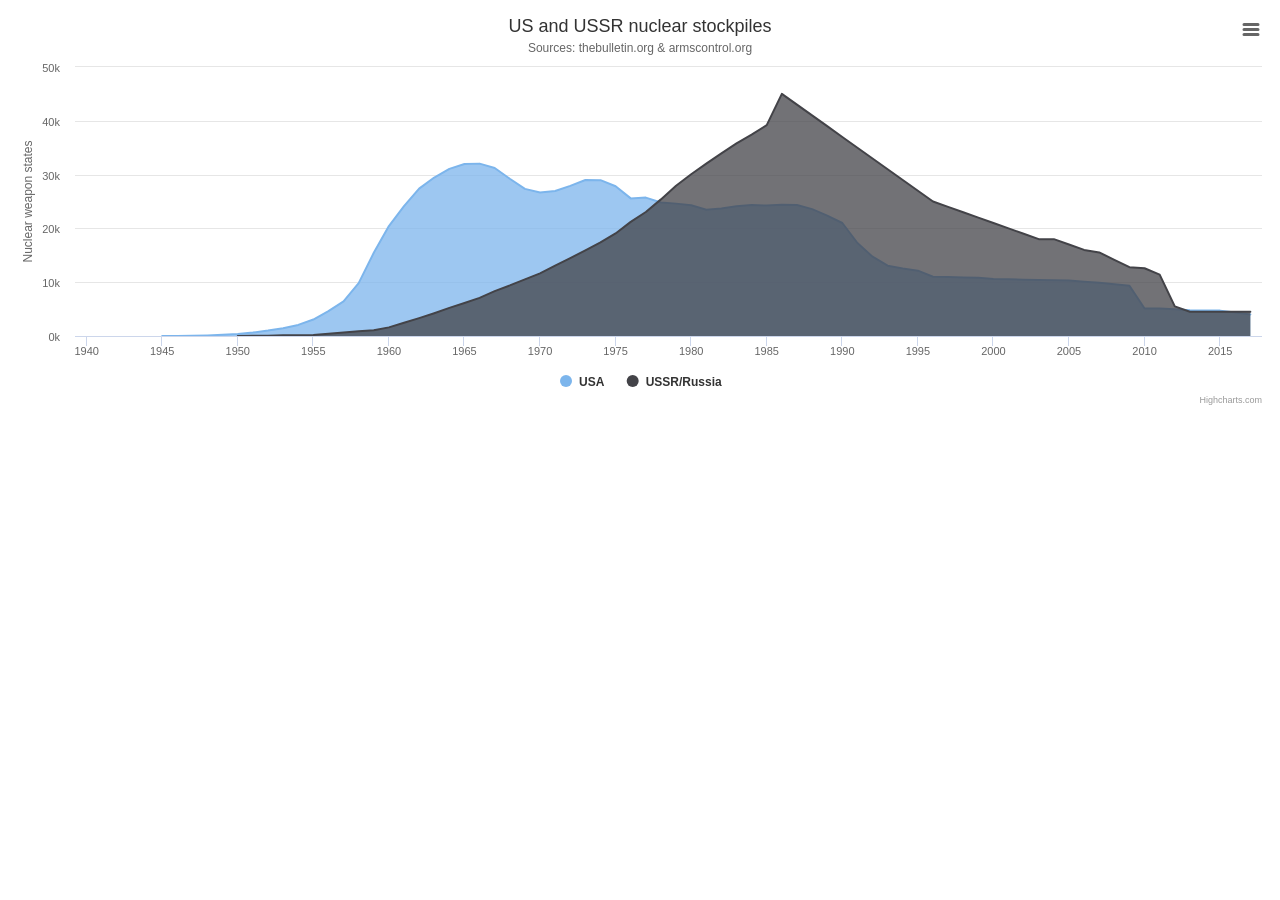
<file: vendor/Highcharts-6.1.0/examples/area-basic/index.htm>
<!DOCTYPE HTML>
<html>
	<head>
		<meta http-equiv="Content-Type" content="text/html; charset=utf-8">
		<meta name="viewport" content="width=device-width, initial-scale=1">
		<title>Highcharts Example</title>

		<style type="text/css">

		</style>
	</head>
	<body>
<script src="../../code/highcharts.js"></script>
<script src="../../code/modules/exporting.js"></script>
<script src="../../code/modules/export-data.js"></script>

<div id="container" style="min-width: 310px; height: 400px; margin: 0 auto"></div>



		<script type="text/javascript">

Highcharts.chart('container', {
    chart: {
        type: 'area'
    },
    title: {
        text: 'US and USSR nuclear stockpiles'
    },
    subtitle: {
        text: 'Sources: <a href="https://thebulletin.org/2006/july/global-nuclear-stockpiles-1945-2006">' +
            'thebulletin.org</a> &amp; <a href="https://www.armscontrol.org/factsheets/Nuclearweaponswhohaswhat">' +
            'armscontrol.org</a>'
    },
    xAxis: {
        allowDecimals: false,
        labels: {
            formatter: function () {
                return this.value; // clean, unformatted number for year
            }
        }
    },
    yAxis: {
        title: {
            text: 'Nuclear weapon states'
        },
        labels: {
            formatter: function () {
                return this.value / 1000 + 'k';
            }
        }
    },
    tooltip: {
        pointFormat: '{series.name} had stockpiled <b>{point.y:,.0f}</b><br/>warheads in {point.x}'
    },
    plotOptions: {
        area: {
            pointStart: 1940,
            marker: {
                enabled: false,
                symbol: 'circle',
                radius: 2,
                states: {
                    hover: {
                        enabled: true
                    }
                }
            }
        }
    },
    series: [{
        name: 'USA',
        data: [
            null, null, null, null, null, 6, 11, 32, 110, 235,
            369, 640, 1005, 1436, 2063, 3057, 4618, 6444, 9822, 15468,
            20434, 24126, 27387, 29459, 31056, 31982, 32040, 31233, 29224, 27342,
            26662, 26956, 27912, 28999, 28965, 27826, 25579, 25722, 24826, 24605,
            24304, 23464, 23708, 24099, 24357, 24237, 24401, 24344, 23586, 22380,
            21004, 17287, 14747, 13076, 12555, 12144, 11009, 10950, 10871, 10824,
            10577, 10527, 10475, 10421, 10358, 10295, 10104, 9914, 9620, 9326,
            5113, 5113, 4954, 4804, 4761, 4717, 4368, 4018
        ]
    }, {
        name: 'USSR/Russia',
        data: [null, null, null, null, null, null, null, null, null, null,
            5, 25, 50, 120, 150, 200, 426, 660, 869, 1060,
            1605, 2471, 3322, 4238, 5221, 6129, 7089, 8339, 9399, 10538,
            11643, 13092, 14478, 15915, 17385, 19055, 21205, 23044, 25393, 27935,
            30062, 32049, 33952, 35804, 37431, 39197, 45000, 43000, 41000, 39000,
            37000, 35000, 33000, 31000, 29000, 27000, 25000, 24000, 23000, 22000,
            21000, 20000, 19000, 18000, 18000, 17000, 16000, 15537, 14162, 12787,
            12600, 11400, 5500, 4512, 4502, 4502, 4500, 4500
        ]
    }]
});
		</script>
	</body>
</html>
</file>
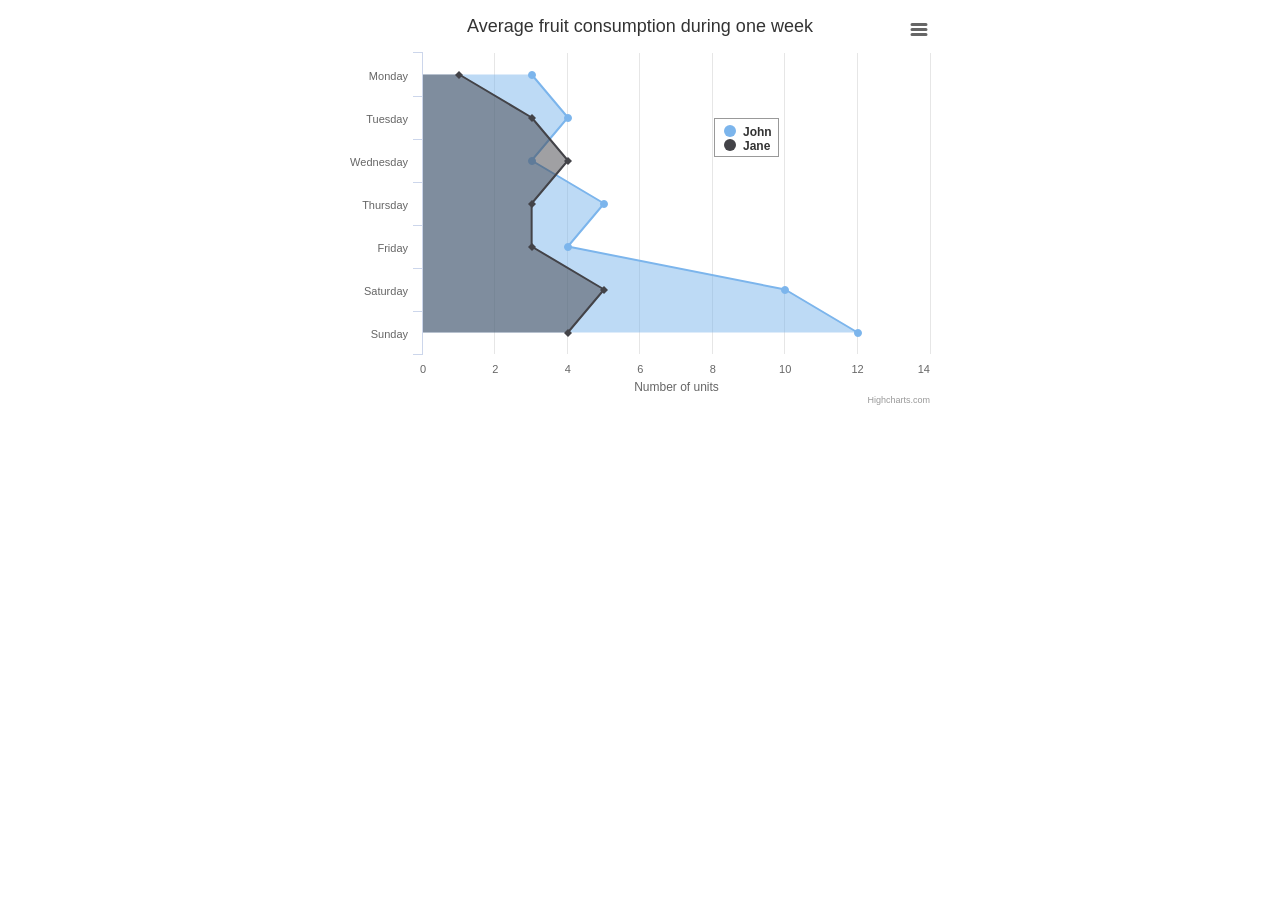
<file: vendor/Highcharts-6.1.0/examples/area-inverted/index.htm>
<!DOCTYPE HTML>
<html>
	<head>
		<meta http-equiv="Content-Type" content="text/html; charset=utf-8">
		<meta name="viewport" content="width=device-width, initial-scale=1">
		<title>Highcharts Example</title>

		<style type="text/css">

		</style>
	</head>
	<body>
<script src="../../code/highcharts.js"></script>
<script src="../../code/modules/exporting.js"></script>
<script src="../../code/modules/export-data.js"></script>

<div id="container" style="min-width: 310px; height: 400px; max-width: 600px; margin: 0 auto"></div>



		<script type="text/javascript">

Highcharts.chart('container', {
    chart: {
        type: 'area',
        inverted: true
    },
    title: {
        text: 'Average fruit consumption during one week'
    },
    subtitle: {
        style: {
            position: 'absolute',
            right: '0px',
            bottom: '10px'
        }
    },
    legend: {
        layout: 'vertical',
        align: 'right',
        verticalAlign: 'top',
        x: -150,
        y: 100,
        floating: true,
        borderWidth: 1,
        backgroundColor: (Highcharts.theme && Highcharts.theme.legendBackgroundColor) || '#FFFFFF'
    },
    xAxis: {
        categories: [
            'Monday',
            'Tuesday',
            'Wednesday',
            'Thursday',
            'Friday',
            'Saturday',
            'Sunday'
        ]
    },
    yAxis: {
        title: {
            text: 'Number of units'
        },
        allowDecimals: false,
        min: 0
    },
    plotOptions: {
        area: {
            fillOpacity: 0.5
        }
    },
    series: [{
        name: 'John',
        data: [3, 4, 3, 5, 4, 10, 12]
    }, {
        name: 'Jane',
        data: [1, 3, 4, 3, 3, 5, 4]
    }]
});
		</script>
	</body>
</html>
</file>
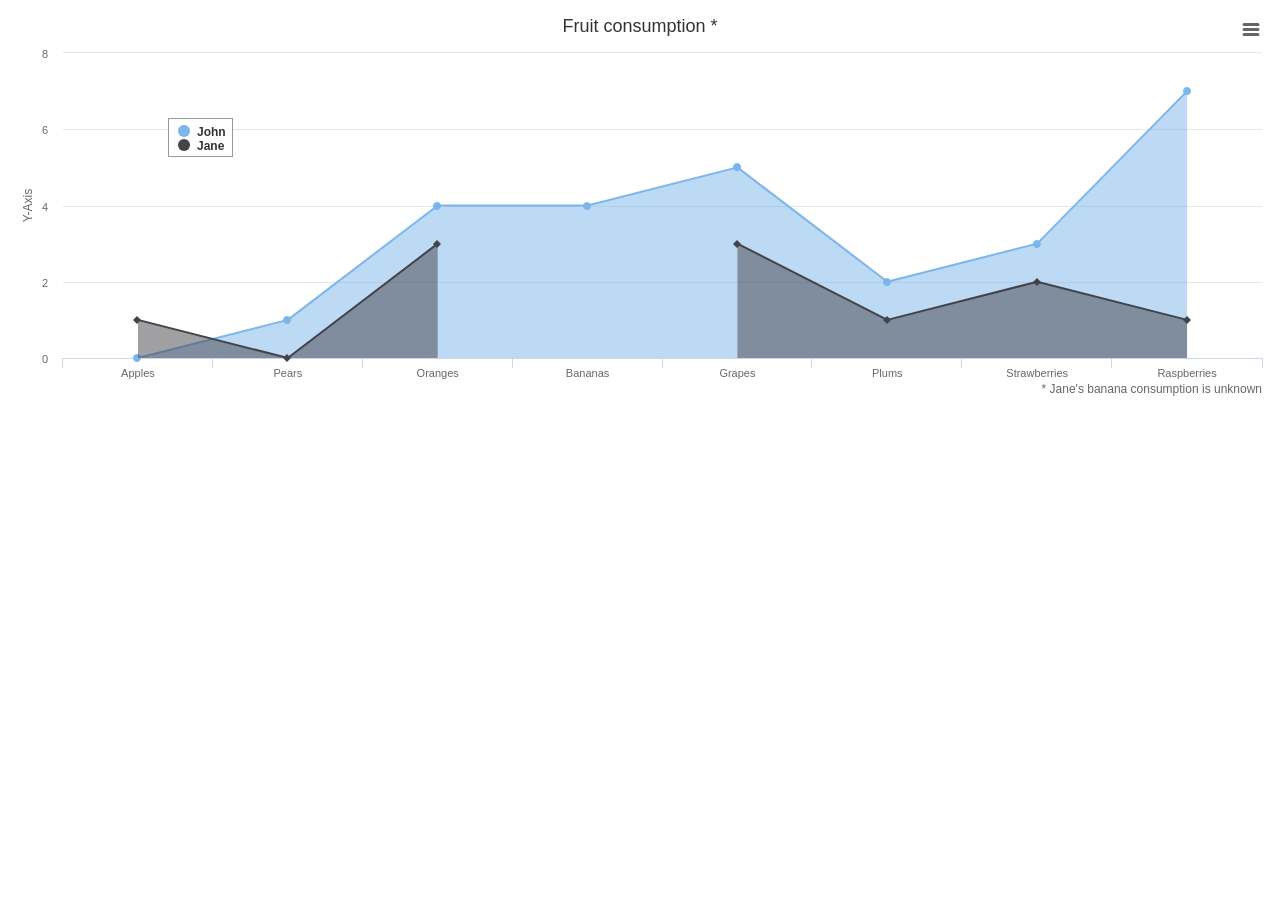
<file: vendor/Highcharts-6.1.0/examples/area-missing/index.htm>
<!DOCTYPE HTML>
<html>
	<head>
		<meta http-equiv="Content-Type" content="text/html; charset=utf-8">
		<meta name="viewport" content="width=device-width, initial-scale=1">
		<title>Highcharts Example</title>

		<style type="text/css">

		</style>
	</head>
	<body>
<script src="../../code/highcharts.js"></script>
<script src="../../code/modules/exporting.js"></script>
<script src="../../code/modules/export-data.js"></script>

<div id="container" style="min-width: 310px; height: 400px; margin: 0 auto"></div>



		<script type="text/javascript">

Highcharts.chart('container', {
    chart: {
        type: 'area',
        spacingBottom: 30
    },
    title: {
        text: 'Fruit consumption *'
    },
    subtitle: {
        text: '* Jane\'s banana consumption is unknown',
        floating: true,
        align: 'right',
        verticalAlign: 'bottom',
        y: 15
    },
    legend: {
        layout: 'vertical',
        align: 'left',
        verticalAlign: 'top',
        x: 150,
        y: 100,
        floating: true,
        borderWidth: 1,
        backgroundColor: (Highcharts.theme && Highcharts.theme.legendBackgroundColor) || '#FFFFFF'
    },
    xAxis: {
        categories: ['Apples', 'Pears', 'Oranges', 'Bananas', 'Grapes', 'Plums', 'Strawberries', 'Raspberries']
    },
    yAxis: {
        title: {
            text: 'Y-Axis'
        },
        labels: {
            formatter: function () {
                return this.value;
            }
        }
    },
    tooltip: {
        formatter: function () {
            return '<b>' + this.series.name + '</b><br/>' +
                this.x + ': ' + this.y;
        }
    },
    plotOptions: {
        area: {
            fillOpacity: 0.5
        }
    },
    credits: {
        enabled: false
    },
    series: [{
        name: 'John',
        data: [0, 1, 4, 4, 5, 2, 3, 7]
    }, {
        name: 'Jane',
        data: [1, 0, 3, null, 3, 1, 2, 1]
    }]
});
		</script>
	</body>
</html>
</file>
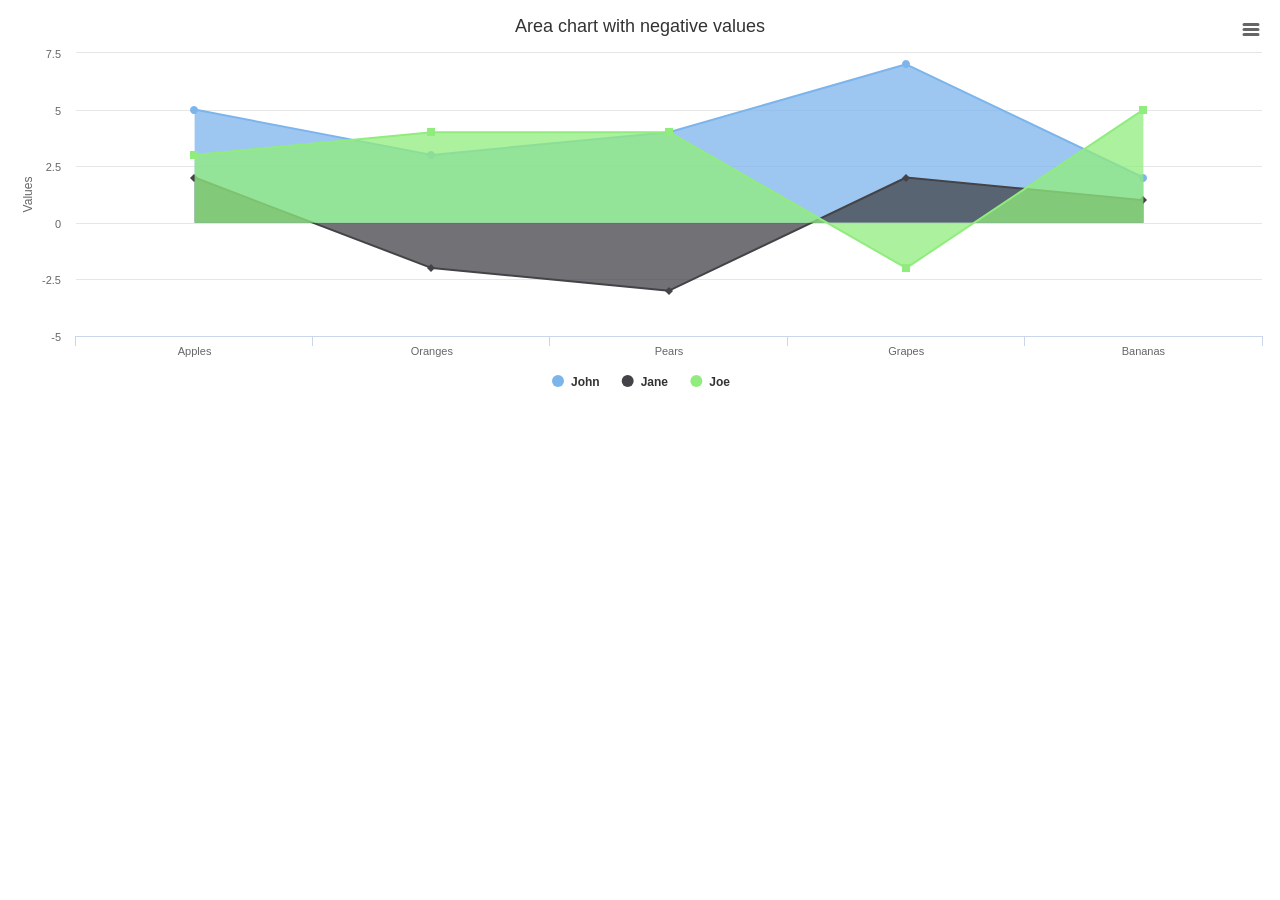
<file: vendor/Highcharts-6.1.0/examples/area-negative/index.htm>
<!DOCTYPE HTML>
<html>
	<head>
		<meta http-equiv="Content-Type" content="text/html; charset=utf-8">
		<meta name="viewport" content="width=device-width, initial-scale=1">
		<title>Highcharts Example</title>

		<style type="text/css">

		</style>
	</head>
	<body>
<script src="../../code/highcharts.js"></script>
<script src="../../code/modules/exporting.js"></script>
<script src="../../code/modules/export-data.js"></script>

<div id="container" style="min-width: 310px; height: 400px; margin: 0 auto"></div>



		<script type="text/javascript">

Highcharts.chart('container', {
    chart: {
        type: 'area'
    },
    title: {
        text: 'Area chart with negative values'
    },
    xAxis: {
        categories: ['Apples', 'Oranges', 'Pears', 'Grapes', 'Bananas']
    },
    credits: {
        enabled: false
    },
    series: [{
        name: 'John',
        data: [5, 3, 4, 7, 2]
    }, {
        name: 'Jane',
        data: [2, -2, -3, 2, 1]
    }, {
        name: 'Joe',
        data: [3, 4, 4, -2, 5]
    }]
});
		</script>
	</body>
</html>
</file>
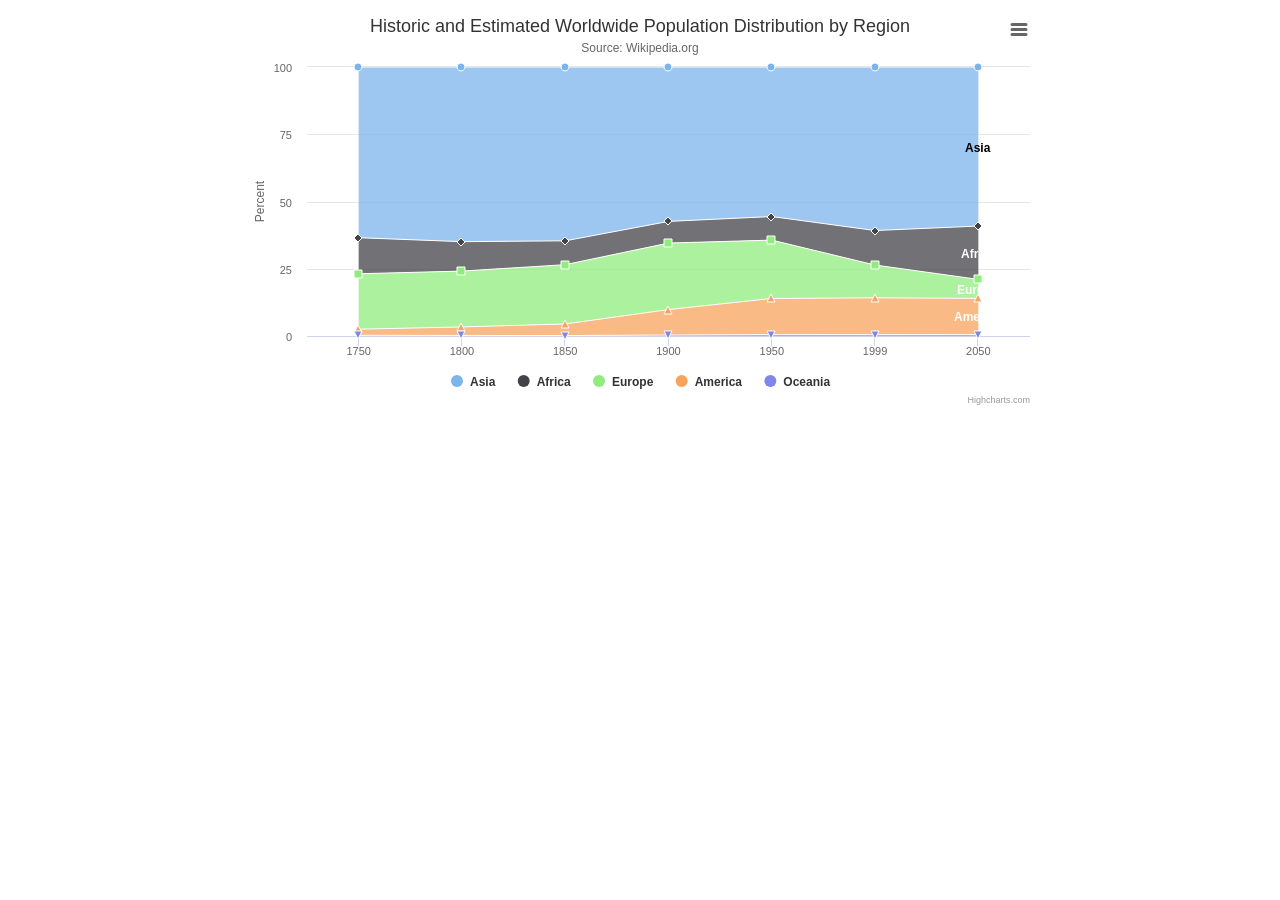
<file: vendor/Highcharts-6.1.0/examples/area-stacked-percent/index.htm>
<!DOCTYPE HTML>
<html>
	<head>
		<meta http-equiv="Content-Type" content="text/html; charset=utf-8">
		<meta name="viewport" content="width=device-width, initial-scale=1">
		<title>Highcharts Example</title>

		<style type="text/css">

		</style>
	</head>
	<body>
<script src="../../code/highcharts.js"></script>
<script src="../../code/modules/series-label.js"></script>
<script src="../../code/modules/exporting.js"></script>
<script src="../../code/modules/export-data.js"></script>

<div id="container" style="min-width: 310px; height: 400px; max-width: 800px; margin: 0 auto"></div>



		<script type="text/javascript">

Highcharts.chart('container', {
    chart: {
        type: 'area'
    },
    title: {
        text: 'Historic and Estimated Worldwide Population Distribution by Region'
    },
    subtitle: {
        text: 'Source: Wikipedia.org'
    },
    xAxis: {
        categories: ['1750', '1800', '1850', '1900', '1950', '1999', '2050'],
        tickmarkPlacement: 'on',
        title: {
            enabled: false
        }
    },
    yAxis: {
        title: {
            text: 'Percent'
        }
    },
    tooltip: {
        pointFormat: '<span style="color:{series.color}">{series.name}</span>: <b>{point.percentage:.1f}%</b> ({point.y:,.0f} millions)<br/>',
        split: true
    },
    plotOptions: {
        area: {
            stacking: 'percent',
            lineColor: '#ffffff',
            lineWidth: 1,
            marker: {
                lineWidth: 1,
                lineColor: '#ffffff'
            }
        }
    },
    series: [{
        name: 'Asia',
        data: [502, 635, 809, 947, 1402, 3634, 5268]
    }, {
        name: 'Africa',
        data: [106, 107, 111, 133, 221, 767, 1766]
    }, {
        name: 'Europe',
        data: [163, 203, 276, 408, 547, 729, 628]
    }, {
        name: 'America',
        data: [18, 31, 54, 156, 339, 818, 1201]
    }, {
        name: 'Oceania',
        data: [2, 2, 2, 6, 13, 30, 46]
    }]
});
		</script>
	</body>
</html>
</file>
